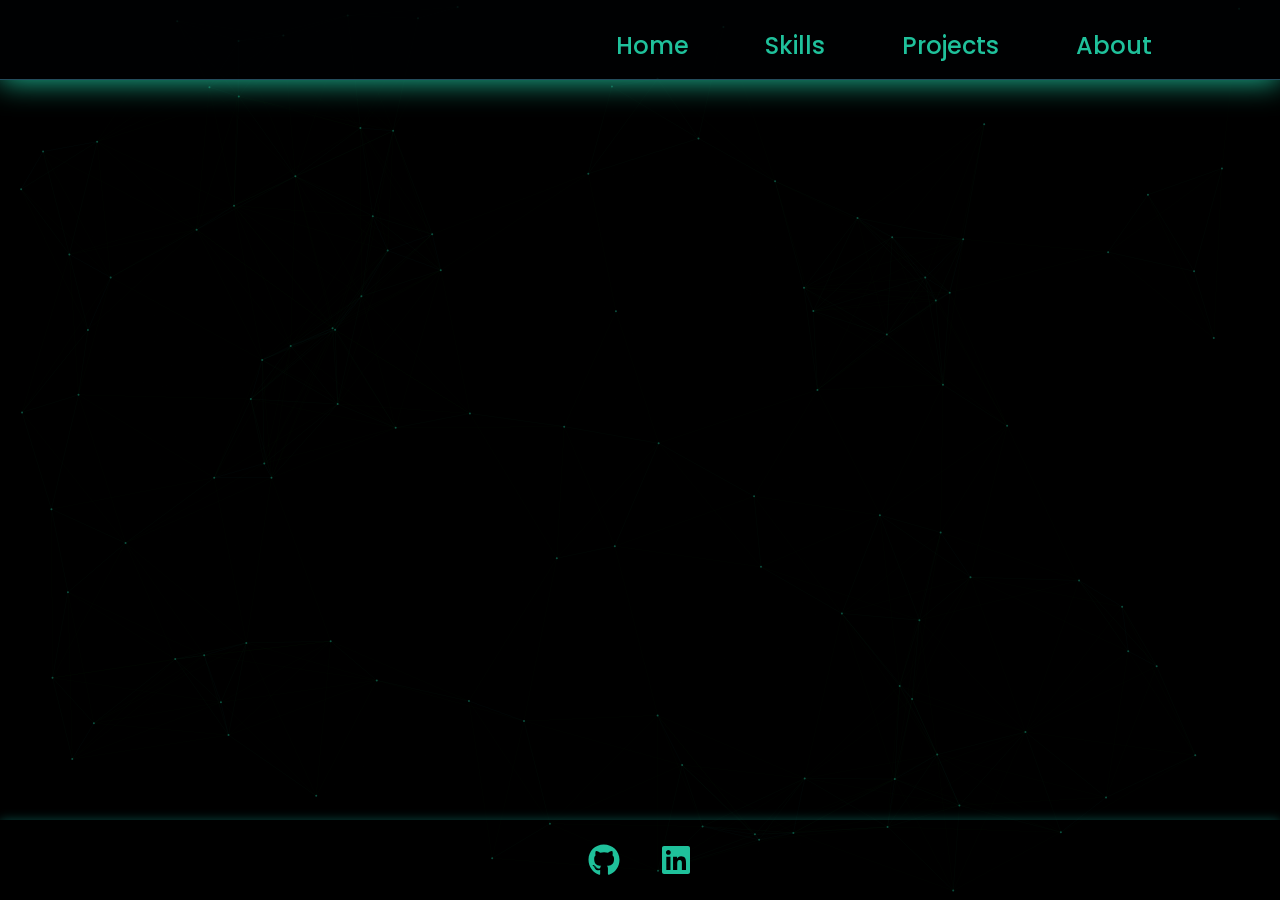
<file: index.html>
<!doctype html><html lang="en"><head><meta charset="utf-8"/><link rel="icon" href="/favicon.ico"/><meta name="viewport" content="width=device-width,initial-scale=1"/><meta name="theme-color" content="#000000"/><meta name="description" content="Web site created using create-react-app"/><link rel="apple-touch-icon" href="/logo192.png"/><link rel="manifest" href="/manifest.json"/><title>Federico's Portfolio</title><script defer="defer" src="/static/js/main.590dc79a.js"></script><link href="/static/css/main.23958ff9.css" rel="stylesheet"></head><body><noscript>You need to enable JavaScript to run this app.</noscript><div id="root"></div></body></html>
</file>
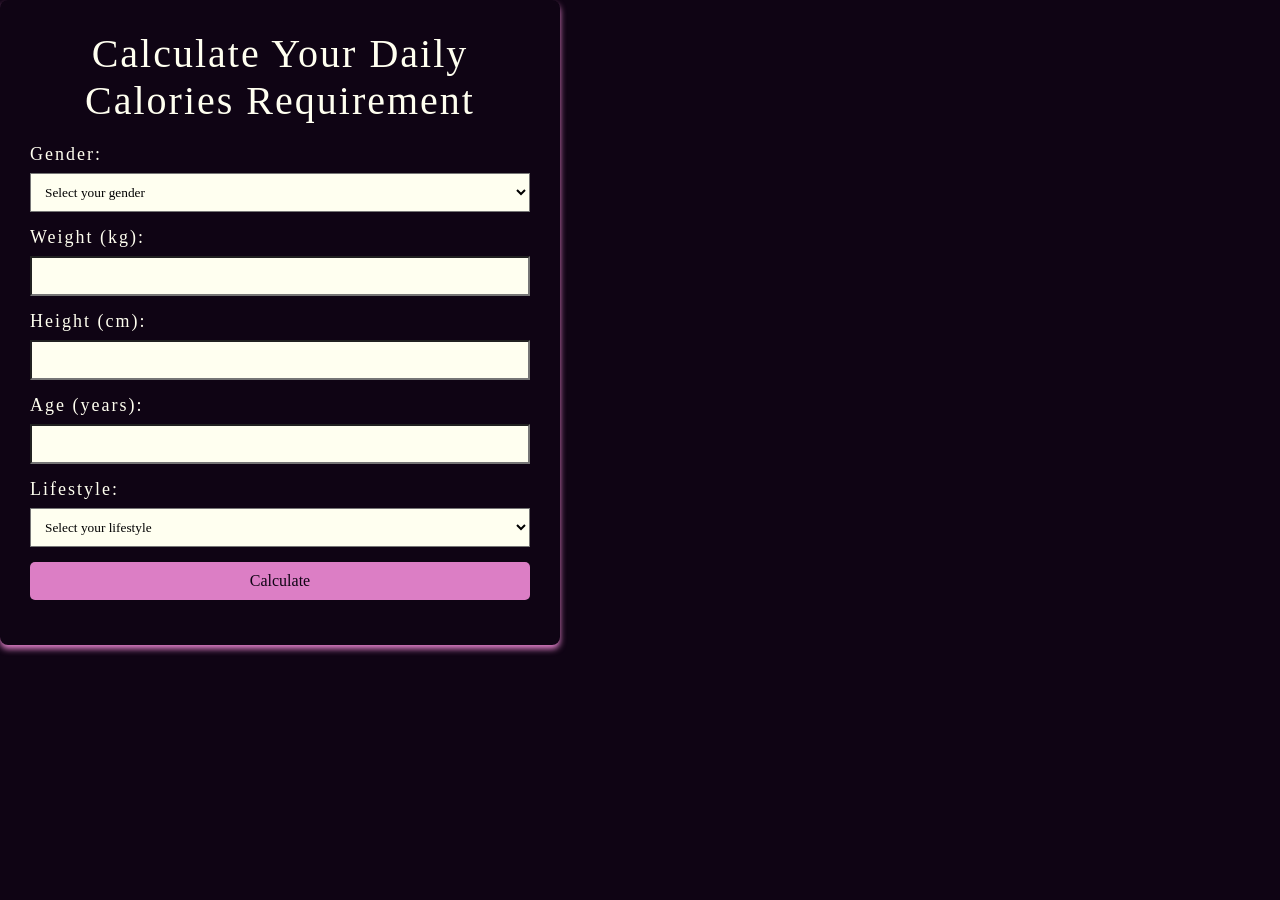
<file: CaloriesCalculator/index.html>
<!DOCTYPE html>
<html lang="en">
<head>
    <meta charset="UTF-8">
    <meta name="viewport" content="width=device-width, initial-scale=1.0">
    <title>Calories Requirement Calculator</title>
    <link rel="stylesheet" href="style.css">
</head>
<body>
    <div class="container">
        <h1>Calculate Your Daily Calories Requirement</h1>
        
        <form id="form">
            <label for="gender">Gender:</label>
            <select id="gender">
                <option value="">Select your gender</option>
                <option value="male">Male</option>
                <option value="female">Female</option>
            </select>
            <div id="gender-message" class="message hidden">Please select your gender.</div>
            
            <label for="weight">Weight (kg):</label>
            <input type="number" id="weight" required>
            
            <label for="height">Height (cm):</label>
            <input type="number" id="height" required>
            
            <label for="age">Age (years):</label>
            <input type="number" id="age" required>
            
            <label for="lifestyle">Lifestyle:</label>
            <select id="lifestyle">
                <option value="">Select your lifestyle</option>
                <option value="sedentary">Sedentary (little or no exercise)</option>
                <option value="light">Light (light exercise 1-3 days/week)</option>
                <option value="moderate">Moderate (moderate exercise 3-5 days/week)</option>
                <option value="active">Active (intense exercise 6-7 days/week)</option>
                <option value="very_active">Very Active (very intense physical activity)</option>
            </select>
            <div id="lifestyle-message" class="message hidden">Please select your lifestyle.</div>
            
            <button type="submit">Calculate</button>
        </form>

        <div id="result" class="hidden">
            <h2>Result:</h2>
            <p id="bmr">Your BMR: <span></span> kcal/day</p>
            <p id="totalCalories">Calories: <span></span> kcal/day</p>
            <p id="carbs">Carbs: <span></span>g/day</p>
            <p id="protein">Protein: <span></span>g/day</p>
            <p id="fat">Fat: <span></span>g/day</p>
            <p id="fiber">Fiber: <span></span>g/day</p>
        </div>
    </div>

    <script src="script.js"></script>
</body>
</html>
</file>
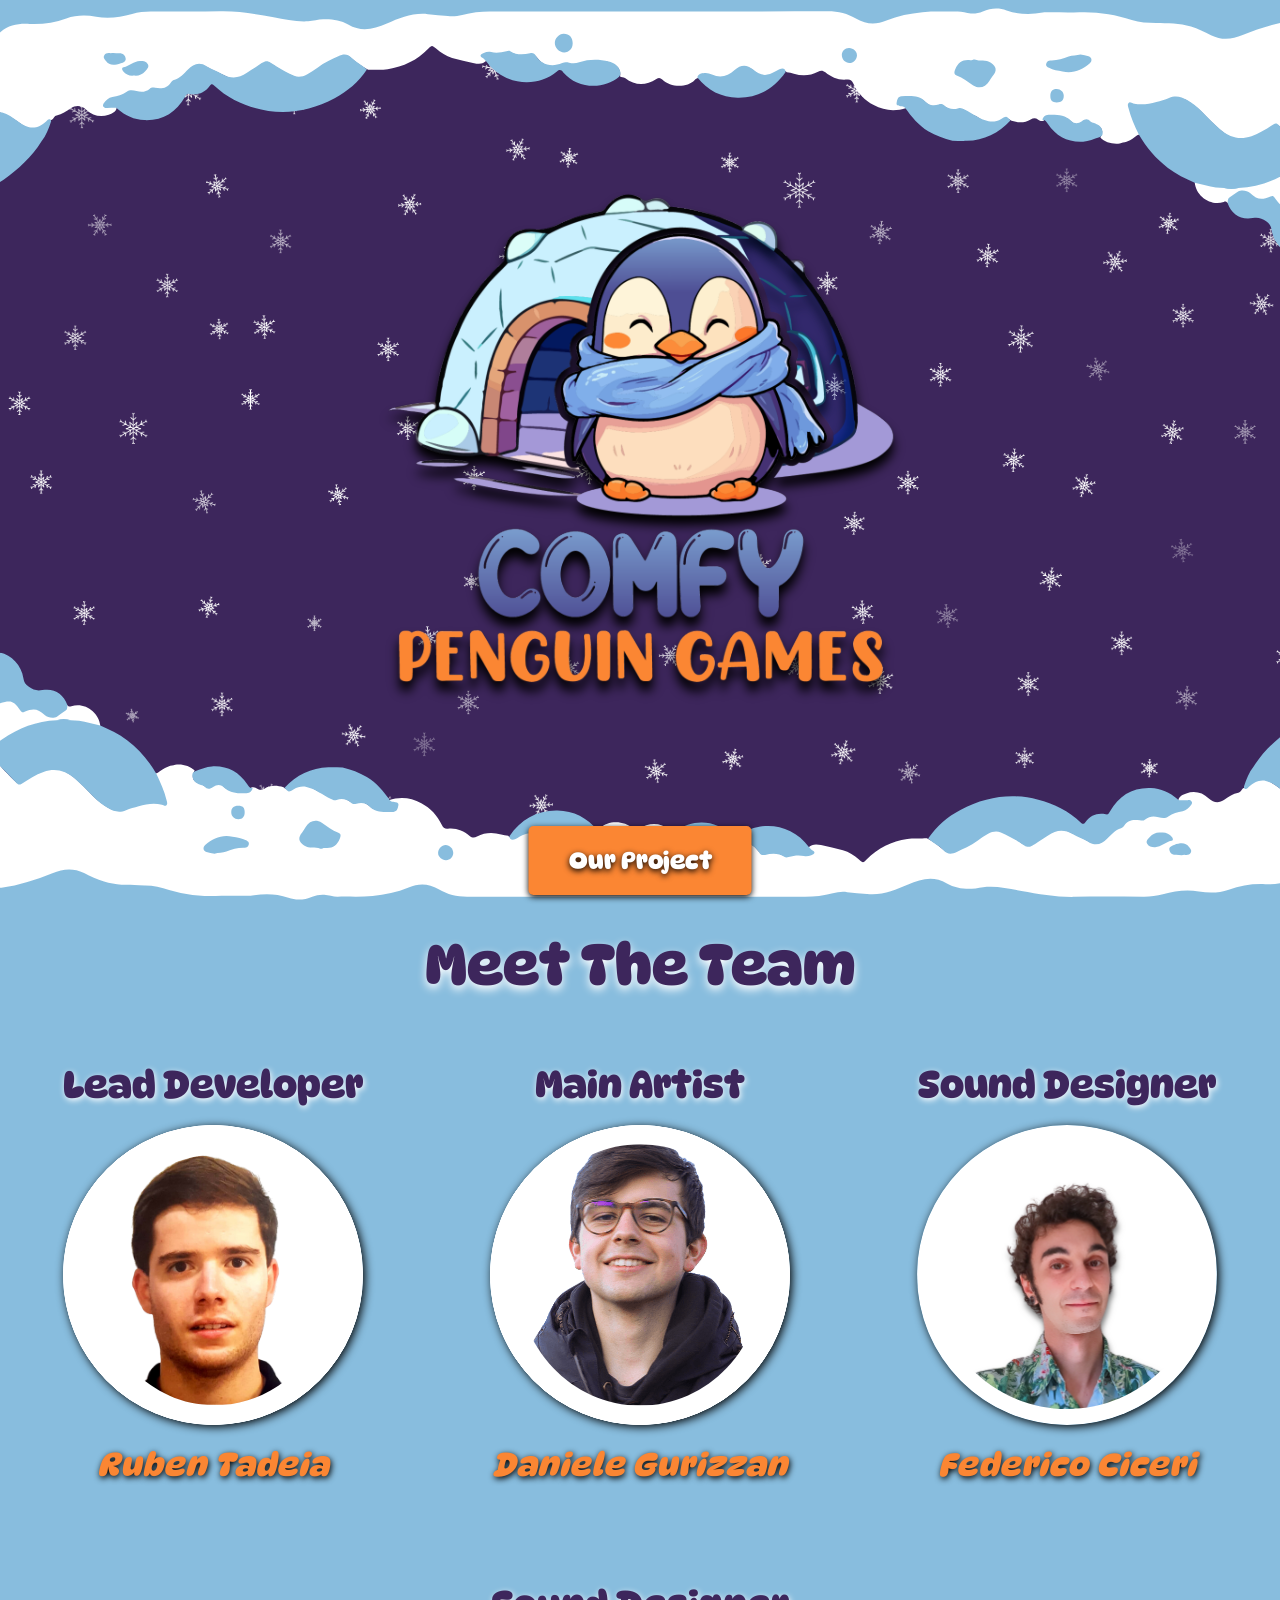
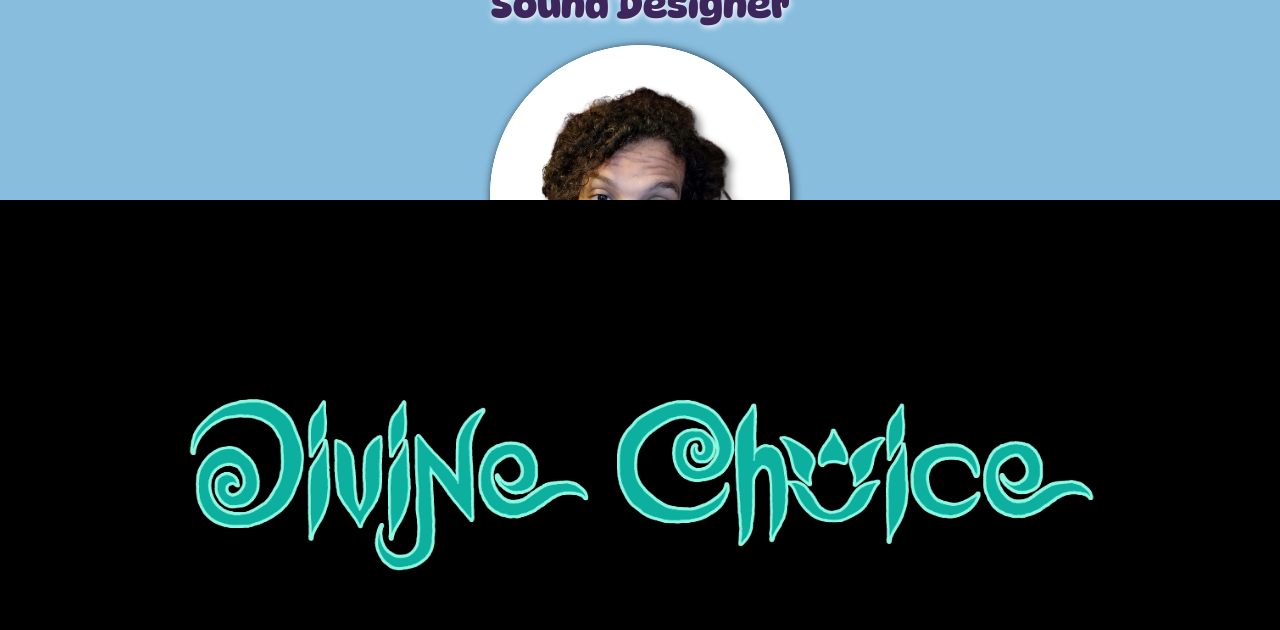
<file: Comfy_Site/index.html>
<!DOCTYPE html>
<html>
    <head>
        <link rel="preconnect" href="https://fonts.googleapis.com">
        <link rel="preconnect" href="https://fonts.gstatic.com" crossorigin>
        <link href="https://fonts.googleapis.com/css2?family=DynaPuff:wght@400..700&family=Poppins:ital,wght@0,100;0,200;0,300;0,400;0,500;0,600;0,700;0,800;0,900;1,100;1,200;1,300;1,400;1,500;1,600;1,700;1,800;1,900&display=swap" rel="stylesheet">
        <style>
        @import url('https://fonts.googleapis.com/css2?family=Poppins:ital,wght@0,100;0,200;0,300;0,400;0,500;0,600;0,700;0,800;0,900&display=swap');
        </style>
        <meta charset="UTF-8">
        <meta name="viewport" content="width=device-width, initial-scale=1.0">
        <meta name="author" content="Comfy Penguin Games">
        <title>Comfy Penguin Games</title>
        <link rel="stylesheet" href="assets/style.css">
    </head>
    <body>
        <div id="main-page">
            <div id="cover">
                <img id="head-bar" src="assets/snowBarHead.svg">
                <img id="logo" src="assets/comfy300x300.svg">
                <img id="bottom-bar" src="assets/snowBar.svg">
                <button id="goToSection2" class="btn">Our Project</button>
            </div>
            <div id="meet-box">
                <div id="meet">
                    <h2>Meet The Team</h2>
                </div>
            </div>
            <div id="team-section">
                <ul id="team-list">
                    <li class="list-elem">
                        <div class="member-box">
                            <div class="member-position-box">
                                <h3>Lead Developer</h3>
                            </div>
                            <div class="member-picture">
                                <img src="assets/ruben.svg">
                            </div>                                
                            <div class="member-name-l">
                                <a href="https://linktr.ee/elfpenguin" target="_blank" >Ruben Tadeia</a>
                            </div>
                        </div>
                    </li>
                    <li class="list-elem">
                        <div class="member-box">
                            <div class="member-position-box">
                                <h3>Main Artist</h3>
                            </div>
                            <div class="member-picture">
                                <img src="assets/daniele.svg">
                            </div>                                
                            <div class="member-name-l">
                                <a href="https://gurenberg.itch.io/" target="_blank" >Daniele Gurizzan</a>
                            </div>
                        </div>
                    </li>
                    <li class="list-elem">
                        <div class="member-box">
                            <div class="member-position-box">
                                <h3>Sound Designer</h3>
                            </div>
                            <div class="member-picture">
                                <img src="assets/federico.svg">
                            </div>                                
                            <div class="member-name-r">
                                <a href="https://linktr.ee/FedericoCiceri" target="_blank" >Federico Ciceri</a>
                            </div>
                        </div>
                    </li>
                    <li class="list-elem">
                        <div class="member-box">
                            <div class="member-position-box">
                                <h3>Sound Designer</h3>
                            </div>
                            <div class="member-picture">
                                <img src="assets/lorenzo.svg">
                            </div>                                
                            <div class="member-name-r">
                                <a href="https://soundsreal.itch.io/" target="_blank" >Lorenzo Lauria</a>
                            </div>
                        </div>
                    </li>
                </ul>
                <div>
                </div>
            </div>
        </div>
        <div id="divine-choice-page" class="section">
            <div id="divine-choice-logo">
                <img src="assets/Logo Divine Choice.svg">
            </div>
            <div id="animated-sprite">
                <img src="assets/Player_walk.gif">
            </div>
            <div id="description">
                <p>Divine Choice is a 2D action roguelite adventure where you step into a role of cosmic importance, wielding the power of both divine grace and infernal wrath. Your decisions, whether to vanquish your foes with deadly weaponry or to spare them, shape not just your arsenal and rewards, but the very world around you and the unfolding narrative. This dualistic approach creates a dynamic and responsive environment, turning each choice into a pivot between salvation and destruction, making every playthrough a unique exploration of morality and consequence.</p>
            </div>
            <div id="control-bar">
                <input class="slider" type="range" min="0" max="100" value="50"> 
            </div>
            <div id="art-section">    
                <div id="art-box1">
                    <img src="assets/art1.svg" width="70%">
                </div>     
                <div id="art-box2">
                    <img src="assets/art2.svg" width="25%">
                </div>
            </div>    
            <button id="goToHome">X</button>
        </div>
        <footer id="footer">
            <div id="footer-box">
                <div id="itch-logo">
                    <a href="https://comfy-penguin-games.itch.io/" target="_blank"><img src="assets/itch-io.svg"></a>
                </div>
            </div>
        </footer>
        <script src="script.js"></script>
    </body>
</html>
</file>
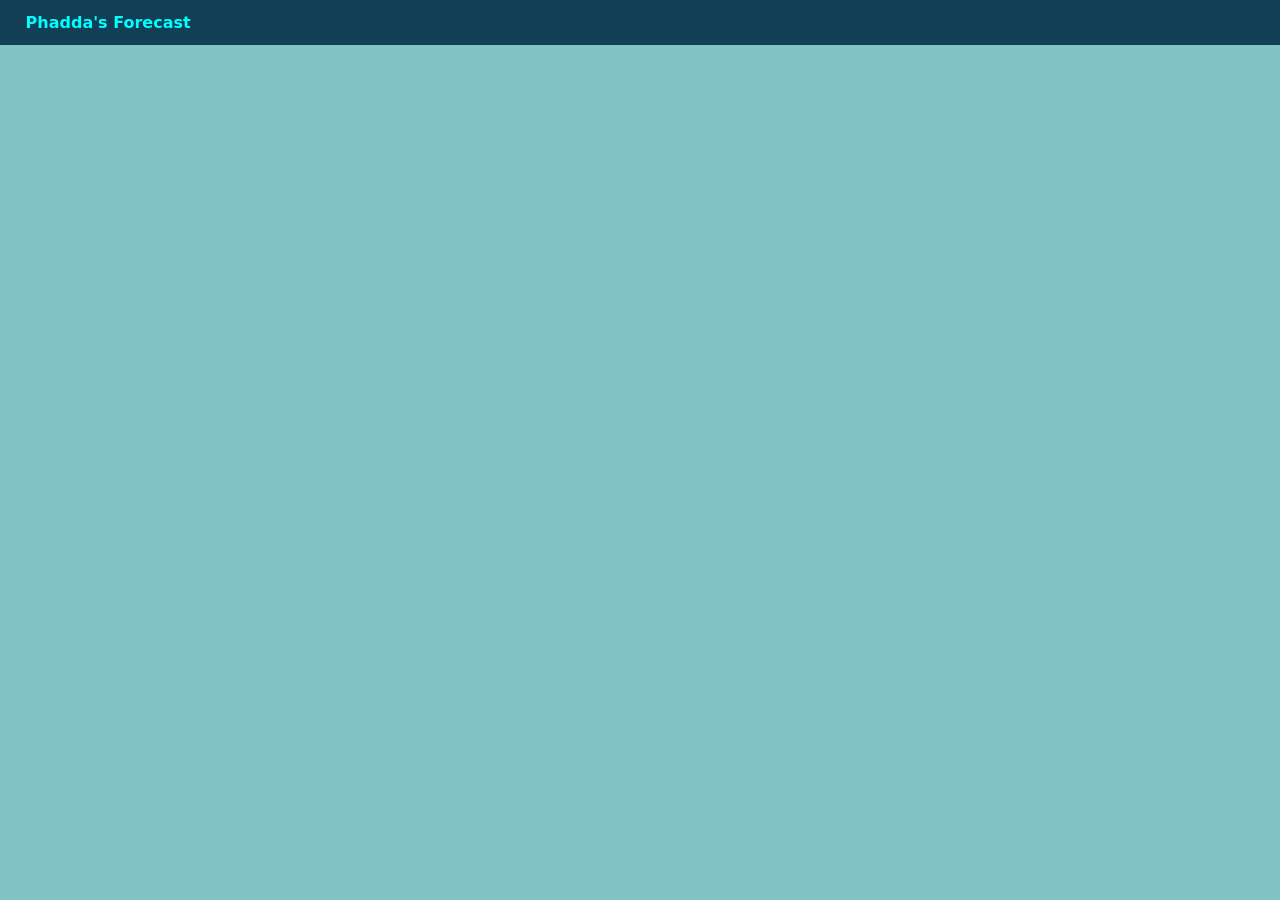
<file: forecast/index.html>
<!doctype html>
<html lang="en">
  <head>
    <meta charset="UTF-8" />
    <link rel="icon" type="image/svg+xml" href="/forecast/vite.svg" />
    <meta name="viewport" content="width=device-width, initial-scale=1.0" />
    <title>Phadda's forecast</title>
    <script type="module" crossorigin src="/forecast/assets/index-vTX3_lZj.js"></script>
    <link rel="stylesheet" crossorigin href="/forecast/assets/index-D33c3BdZ.css">
  </head>
  <body>
    <div id="root"></div>
  </body>
</html>
</file>
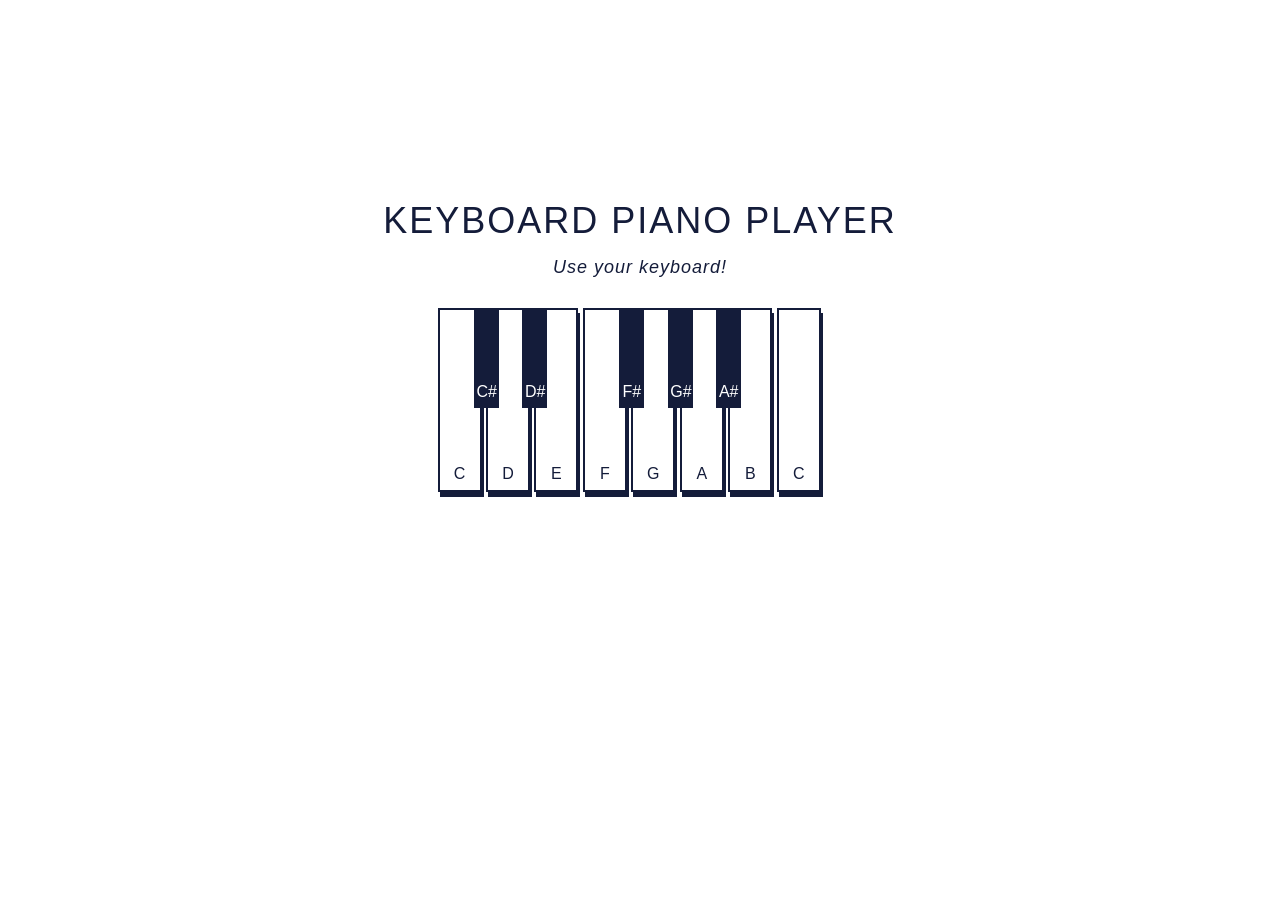
<file: keyboardPiano/index.html>
<!DOCTYPE html>
<html lang="en" >

<head>
  <meta charset="UTF-8">
  <link rel="stylesheet" href="style.css">
</head>

<body>
  <p class='title'>Keyboard Piano Player</p>
  <p id='demo'>Use your keyboard!</p>
  <section class="piano">
    <section id='c-key' class="key">
      <section class='keynote'>C</section>
    </section>
    <section id='c-sharp-key' class="black-key">
      <section class='black-keynote'>C#</section>
    </section>
    <section id='d-key' class="key">
      <section class='keynote'>D</section>
    </section>
    <section id='d-sharp-key' class="black-key">
      <section class='black-keynote'>D#</section>
    </section>
    <section id='e-key' class="key">
      <section class='keynote'>E</section>
    </section>
    <section id='f-key' class="key">
      <section class='keynote'>F</section>
    </section>
    <section id='f-sharp-key' class="black-key">
      <section class='black-keynote'>F#</section>
    </section>
    <section id='g-key' class="key">
      <section class='keynote'>G</section>
    </section>
    <section id='g-sharp-key' class="black-key">
      <section class='black-keynote'>G#</section>
    </section>
    <section id='a-key' class="key">
      <section class='keynote'>A</section>
    </section>
    <section id='a-sharp-key' class="black-key">
      <section class='black-keynote'>A#</section>
    </section>
    <section id='b-key' class="key">
      <section class='keynote'>B</section>
    </section>
    <section id='high-c-key' class="key">
      <div class='keynote'>C</div>
    </section>
  </section>
  <script  src="main.js"></script>
</body>
</html>
</file>
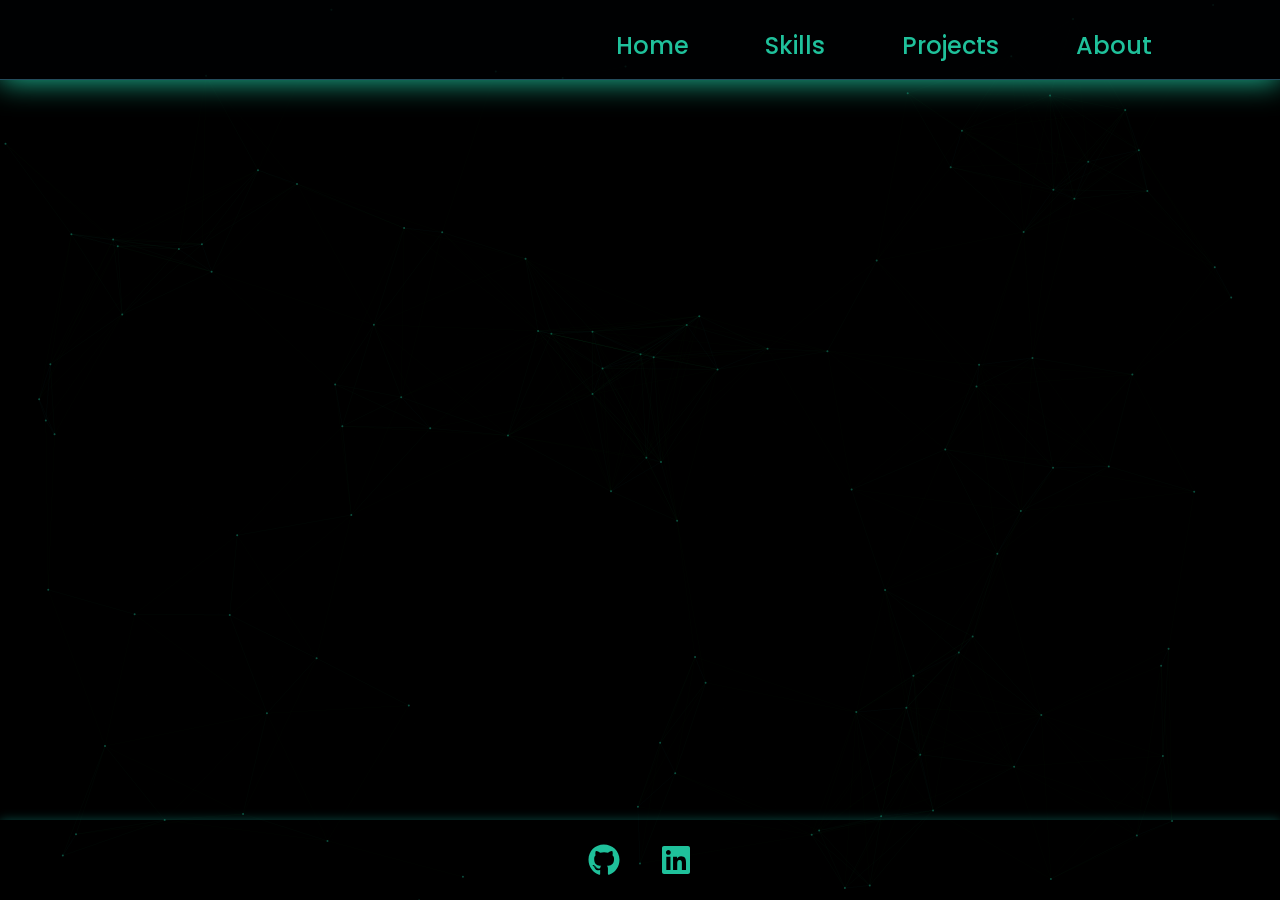
<file: my-portfolio/index.html>
<!doctype html><html lang="it"><head><meta charset="utf-8"><title>Portfolio</title><script>const route=location.pathname.replace(/^\/my-portfolio(?=\/|$)/, "")||"/";location.replace(route+location.search+location.hash);</script></head><body><a href="/">Vai al portfolio</a></body></html>
</file>
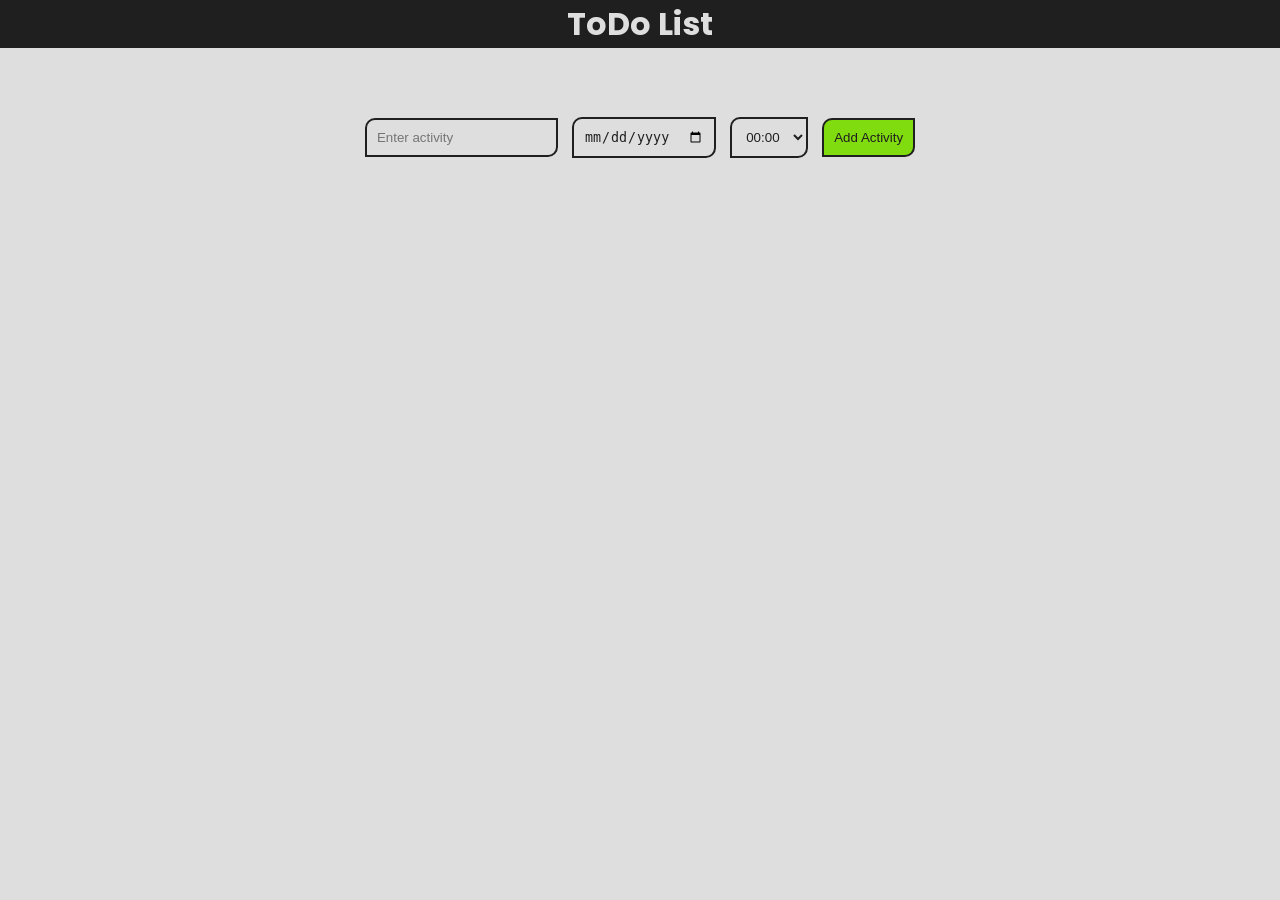
<file: Todo List/index.html>
<!DOCTYPE html>
<html lang="en">
<head>
  <meta charset="UTF-8">
  <meta name="viewport" content="width=device-width, initial-scale=1.0">
  <title>ToDo List</title>
  <link rel="stylesheet" href="style.css">
  <link href="https://fonts.googleapis.com/css2?family=Material+Symbols+Outlined" rel="stylesheet">
  <link rel="preconnect" href="https://fonts.googleapis.com">
  <link rel="preconnect" href="https://fonts.gstatic.com" crossorigin>
  <link href="https://fonts.googleapis.com/css2?family=Poppins:ital,wght@0,100;0,200;0,300;0,400;0,500;0,600;0,700;0,800;0,900;1,100;1,200;1,300;1,400;1,500;1,600;1,700;1,800;1,900&display=swap" rel="stylesheet">
</head>
<header>
  <div id="username-box"></div>
  <h1>ToDo List</h1>
</header>
<body>
  <div id="input-container">
    <input id="activity" class="input" type="text" placeholder="Enter activity" />
    <input id="day" class="input" type="date" />
    <select id="hour" class="input"></select>
    <button id="activity-button" class="input">Add Activity</button>
  </div>
  <table id="table">
    <tr>
      <th>Activity</th>
      <th>Day</th>
      <th>Hour</th>
      <th>Check</th>
      <th>Delete</th>
    </tr>  
  </table>

  <script src="./script.js"></script>
</body>
</html>
</file>
<file: static/css/main.23958ff9.css>
@import url(https://fonts.googleapis.com/css2?family=Poppins:wght@400;600;700&display=swap);:root{--black-color1:#020d11;--black-color2:#234c5c;--black-transparent:#000203c6;--white-color1:#c1f0e4;--white-color2:#8faea6;--main-txt-color:#17eebc;--main-txt-color1:#1fc19b;--main-txt-transparent:#1fc19b2b;--txt-color1:#8bc9b6;--soft-shadow-color:#1ac8b95a;--border-color:#9ff4e7;--main-font:"Poppins",sans-serif}*{box-sizing:border-box}body,html{background-color:initial;max-width:100%;overflow-x:hidden;width:100%}body{box-sizing:border-box;font-family:Poppins,sans-serif;font-family:var(--main-font);margin:0;padding:0}.resume-container{align-items:center;border-radius:50%;display:flex;height:9vw;justify-content:center;margin:auto 20% auto 10cqmin;transition:.6s;width:9vw}.resume-container:hover{box-shadow:0 0 30px var(--white-color1);transform:scale(.96)}.resume-sphere{align-content:center;background-color:initial;border-radius:50%;box-shadow:0 0 10px var(--main-txt-color);height:100%;justify-items:center;transition:.8s;width:100%}.resume-sphere:hover{background-color:var(--black-color1);cursor:pointer}.resume-text{color:var(--main-txt-color1);font-size:1.2vw;font-weight:600;transition:.6s}.resume-container:hover .resume-text{color:var(--main-txt-color);scale:1.15;text-shadow:1px 1px 100px var(--white-color1)}@media screen and (max-width:768px){.resume-container{height:20vw;margin:10cqmax auto auto;width:20vw}.resume-text{font-size:clamp(.5rem,2.5vw,3rem)}}.homepage{display:flex;height:90vh;margin:0!important;overflow:hidden;padding:0!important}.title-container{align-items:center;height:-webkit-fit-content;height:fit-content;letter-spacing:1.5px;margin:auto auto auto 5%}.title{background:linear-gradient(180deg,var(--main-txt-color) 60%,var(--black-color1) 100%);-webkit-background-clip:text;background-clip:text;font-size:clamp(2rem,4vw,6rem);margin:auto auto 0 18vw;width:-webkit-fit-content;width:fit-content}.federico,.title{-webkit-text-fill-color:#0000;color:#0000}.federico{background:linear-gradient(180deg,var(--white-color1) 60%,var(--black-color1) 100%);-webkit-background-clip:text;background-clip:text}.sub-title{-webkit-text-fill-color:#0000;animation:title-zoom 6s linear infinite;background:linear-gradient(180deg,var(--main-txt-color1) 70%,var(--black-color1) 100%);-webkit-background-clip:text;background-clip:text;color:#0000;font-size:clamp(1rem,2vw,2.5rem);margin-left:18vw;margin-top:0;width:-webkit-fit-content;width:fit-content}@media screen and (max-width:768px){.homepage{display:inline-block;width:100%}.title-container{display:inline-block;margin:35cqmax auto auto;width:100vw}.title{font-size:clamp(1.5rem,8vw,4.5rem)}.sub-title,.title{display:flex;margin:auto}.sub-title{font-size:clamp(.8rem,4vw,3rem)}}@font-face{font-family:swiper-icons;font-style:normal;font-weight:400;src:url("data:application/font-woff;charset=utf-8;base64, [base64]//wADZ2x5ZgAAAywAAADMAAAD2MHtryVoZWFkAAABbAAAADAAAAA2E2+eoWhoZWEAAAGcAAAAHwAAACQC9gDzaG10eAAAAigAAAAZAAAArgJkABFsb2NhAAAC0AAAAFoAAABaFQAUGG1heHAAAAG8AAAAHwAAACAAcABAbmFtZQAAA/gAAAE5AAACXvFdBwlwb3N0AAAFNAAAAGIAAACE5s74hXjaY2BkYGAAYpf5Hu/j+W2+MnAzMYDAzaX6QjD6/4//Bxj5GA8AuRwMYGkAPywL13jaY2BkYGA88P8Agx4j+/8fQDYfA1AEBWgDAIB2BOoAeNpjYGRgYNBh4GdgYgABEMnIABJzYNADCQAACWgAsQB42mNgYfzCOIGBlYGB0YcxjYGBwR1Kf2WQZGhhYGBiYGVmgAFGBiQQkOaawtDAoMBQxXjg/wEGPcYDDA4wNUA2CCgwsAAAO4EL6gAAeNpj2M0gyAACqxgGNWBkZ2D4/wMA+xkDdgAAAHjaY2BgYGaAYBkGRgYQiAHyGMF8FgYHIM3DwMHABGQrMOgyWDLEM1T9/w8UBfEMgLzE////P/5//f/V/xv+r4eaAAeMbAxwIUYmIMHEgKYAYjUcsDAwsLKxc3BycfPw8jEQA/[base64]/uznmfPFBNODM2K7MTQ45YEAZqGP81AmGGcF3iPqOop0r1SPTaTbVkfUe4HXj97wYE+yNwWYxwWu4v1ugWHgo3S1XdZEVqWM7ET0cfnLGxWfkgR42o2PvWrDMBSFj/IHLaF0zKjRgdiVMwScNRAoWUoH78Y2icB/yIY09An6AH2Bdu/UB+yxopYshQiEvnvu0dURgDt8QeC8PDw7Fpji3fEA4z/PEJ6YOB5hKh4dj3EvXhxPqH/SKUY3rJ7srZ4FZnh1PMAtPhwP6fl2PMJMPDgeQ4rY8YT6Gzao0eAEA409DuggmTnFnOcSCiEiLMgxCiTI6Cq5DZUd3Qmp10vO0LaLTd2cjN4fOumlc7lUYbSQcZFkutRG7g6JKZKy0RmdLY680CDnEJ+UMkpFFe1RN7nxdVpXrC4aTtnaurOnYercZg2YVmLN/d/gczfEimrE/fs/bOuq29Zmn8tloORaXgZgGa78yO9/cnXm2BpaGvq25Dv9S4E9+5SIc9PqupJKhYFSSl47+Qcr1mYNAAAAeNptw0cKwkAAAMDZJA8Q7OUJvkLsPfZ6zFVERPy8qHh2YER+3i/BP83vIBLLySsoKimrqKqpa2hp6+jq6RsYGhmbmJqZSy0sraxtbO3sHRydnEMU4uR6yx7JJXveP7WrDycAAAAAAAH//wACeNpjYGRgYOABYhkgZgJCZgZNBkYGLQZtIJsFLMYAAAw3ALgAeNolizEKgDAQBCchRbC2sFER0YD6qVQiBCv/H9ezGI6Z5XBAw8CBK/m5iQQVauVbXLnOrMZv2oLdKFa8Pjuru2hJzGabmOSLzNMzvutpB3N42mNgZGBg4GKQYzBhYMxJLMlj4GBgAYow/P/PAJJhLM6sSoWKfWCAAwDAjgbRAAB42mNgYGBkAIIbCZo5IPrmUn0hGA0AO8EFTQAA")}:root{--swiper-theme-color:#007aff}:host{display:block;margin-left:auto;margin-right:auto;position:relative;z-index:1}.swiper{display:block;list-style:none;margin-left:auto;margin-right:auto;overflow:hidden;padding:0;position:relative;z-index:1}.swiper-vertical>.swiper-wrapper{flex-direction:column}.swiper-wrapper{box-sizing:initial;display:flex;height:100%;position:relative;transition-property:transform;transition-timing-function:ease;transition-timing-function:var(--swiper-wrapper-transition-timing-function,initial);width:100%;z-index:1}.swiper-android .swiper-slide,.swiper-ios .swiper-slide,.swiper-wrapper{transform:translateZ(0)}.swiper-horizontal{touch-action:pan-y}.swiper-vertical{touch-action:pan-x}.swiper-slide{display:block;flex-shrink:0;height:100%;position:relative;transition-property:transform;width:100%}.swiper-slide-invisible-blank{visibility:hidden}.swiper-autoheight,.swiper-autoheight .swiper-slide{height:auto}.swiper-autoheight .swiper-wrapper{align-items:flex-start;transition-property:transform,height}.swiper-backface-hidden .swiper-slide{-webkit-backface-visibility:hidden;backface-visibility:hidden;transform:translateZ(0)}.swiper-3d.swiper-css-mode .swiper-wrapper{perspective:1200px}.swiper-3d .swiper-wrapper{transform-style:preserve-3d}.swiper-3d{perspective:1200px}.swiper-3d .swiper-cube-shadow,.swiper-3d .swiper-slide{transform-style:preserve-3d}.swiper-css-mode>.swiper-wrapper{-ms-overflow-style:none;overflow:auto;scrollbar-width:none}.swiper-css-mode>.swiper-wrapper::-webkit-scrollbar{display:none}.swiper-css-mode>.swiper-wrapper>.swiper-slide{scroll-snap-align:start start}.swiper-css-mode.swiper-horizontal>.swiper-wrapper{scroll-snap-type:x mandatory}.swiper-css-mode.swiper-vertical>.swiper-wrapper{scroll-snap-type:y mandatory}.swiper-css-mode.swiper-free-mode>.swiper-wrapper{scroll-snap-type:none}.swiper-css-mode.swiper-free-mode>.swiper-wrapper>.swiper-slide{scroll-snap-align:none}.swiper-css-mode.swiper-centered>.swiper-wrapper:before{content:"";flex-shrink:0;order:9999}.swiper-css-mode.swiper-centered>.swiper-wrapper>.swiper-slide{scroll-snap-align:center center;scroll-snap-stop:always}.swiper-css-mode.swiper-centered.swiper-horizontal>.swiper-wrapper>.swiper-slide:first-child{-webkit-margin-start:var(--swiper-centered-offset-before);margin-inline-start:var(--swiper-centered-offset-before)}.swiper-css-mode.swiper-centered.swiper-horizontal>.swiper-wrapper:before{height:100%;min-height:1px;width:var(--swiper-centered-offset-after)}.swiper-css-mode.swiper-centered.swiper-vertical>.swiper-wrapper>.swiper-slide:first-child{-webkit-margin-before:var(--swiper-centered-offset-before);margin-block-start:var(--swiper-centered-offset-before)}.swiper-css-mode.swiper-centered.swiper-vertical>.swiper-wrapper:before{height:var(--swiper-centered-offset-after);min-width:1px;width:100%}.swiper-3d .swiper-slide-shadow,.swiper-3d .swiper-slide-shadow-bottom,.swiper-3d .swiper-slide-shadow-left,.swiper-3d .swiper-slide-shadow-right,.swiper-3d .swiper-slide-shadow-top{height:100%;left:0;pointer-events:none;position:absolute;top:0;width:100%;z-index:10}.swiper-3d .swiper-slide-shadow{background:#00000026}.swiper-3d .swiper-slide-shadow-left{background-image:linear-gradient(270deg,#00000080,#0000)}.swiper-3d .swiper-slide-shadow-right{background-image:linear-gradient(90deg,#00000080,#0000)}.swiper-3d .swiper-slide-shadow-top{background-image:linear-gradient(0deg,#00000080,#0000)}.swiper-3d .swiper-slide-shadow-bottom{background-image:linear-gradient(180deg,#00000080,#0000)}.swiper-lazy-preloader{border:4px solid #007aff;border:4px solid var(--swiper-preloader-color,var(--swiper-theme-color));border-radius:50%;border-top:4px solid #0000;box-sizing:border-box;height:42px;left:50%;margin-left:-21px;margin-top:-21px;position:absolute;top:50%;transform-origin:50%;width:42px;z-index:10}.swiper-watch-progress .swiper-slide-visible .swiper-lazy-preloader,.swiper:not(.swiper-watch-progress) .swiper-lazy-preloader{animation:swiper-preloader-spin 1s linear infinite}.swiper-lazy-preloader-white{--swiper-preloader-color:#fff}.swiper-lazy-preloader-black{--swiper-preloader-color:#000}@keyframes swiper-preloader-spin{0%{transform:rotate(0deg)}to{transform:rotate(1turn)}}.swiper-pagination{position:absolute;text-align:center;transform:translateZ(0);transition:opacity .3s;z-index:10}.swiper-pagination.swiper-pagination-hidden{opacity:0}.swiper-pagination-disabled>.swiper-pagination,.swiper-pagination.swiper-pagination-disabled{display:none!important}.swiper-horizontal>.swiper-pagination-bullets,.swiper-pagination-bullets.swiper-pagination-horizontal,.swiper-pagination-custom,.swiper-pagination-fraction{bottom:8px;bottom:var(--swiper-pagination-bottom,8px);left:0;top:auto;top:var(--swiper-pagination-top,auto);width:100%}.swiper-pagination-bullets-dynamic{font-size:0;overflow:hidden}.swiper-pagination-bullets-dynamic .swiper-pagination-bullet{position:relative;transform:scale(.33)}.swiper-pagination-bullets-dynamic .swiper-pagination-bullet-active,.swiper-pagination-bullets-dynamic .swiper-pagination-bullet-active-main{transform:scale(1)}.swiper-pagination-bullets-dynamic .swiper-pagination-bullet-active-prev{transform:scale(.66)}.swiper-pagination-bullets-dynamic .swiper-pagination-bullet-active-prev-prev{transform:scale(.33)}.swiper-pagination-bullets-dynamic .swiper-pagination-bullet-active-next{transform:scale(.66)}.swiper-pagination-bullets-dynamic .swiper-pagination-bullet-active-next-next{transform:scale(.33)}.swiper-pagination-bullet{background:#000;background:var(--swiper-pagination-bullet-inactive-color,#000);border-radius:50%;border-radius:var(--swiper-pagination-bullet-border-radius,50%);display:inline-block;height:8px;height:var(--swiper-pagination-bullet-height,var(--swiper-pagination-bullet-size,8px));opacity:.2;opacity:var(--swiper-pagination-bullet-inactive-opacity,.2);width:8px;width:var(--swiper-pagination-bullet-width,var(--swiper-pagination-bullet-size,8px))}button.swiper-pagination-bullet{-webkit-appearance:none;appearance:none;border:none;box-shadow:none;margin:0;padding:0}.swiper-pagination-clickable .swiper-pagination-bullet{cursor:pointer}.swiper-pagination-bullet:only-child{display:none!important}.swiper-pagination-bullet-active{background:var(--swiper-theme-color);background:var(--swiper-pagination-color,var(--swiper-theme-color));opacity:1;opacity:var(--swiper-pagination-bullet-opacity,1)}.swiper-pagination-vertical.swiper-pagination-bullets,.swiper-vertical>.swiper-pagination-bullets{left:auto;left:var(--swiper-pagination-left,auto);right:8px;right:var(--swiper-pagination-right,8px);top:50%;transform:translate3d(0,-50%,0)}.swiper-pagination-vertical.swiper-pagination-bullets .swiper-pagination-bullet,.swiper-vertical>.swiper-pagination-bullets .swiper-pagination-bullet{display:block;margin:6px 0;margin:var(--swiper-pagination-bullet-vertical-gap,6px) 0}.swiper-pagination-vertical.swiper-pagination-bullets.swiper-pagination-bullets-dynamic,.swiper-vertical>.swiper-pagination-bullets.swiper-pagination-bullets-dynamic{top:50%;transform:translateY(-50%);width:8px}.swiper-pagination-vertical.swiper-pagination-bullets.swiper-pagination-bullets-dynamic .swiper-pagination-bullet,.swiper-vertical>.swiper-pagination-bullets.swiper-pagination-bullets-dynamic .swiper-pagination-bullet{display:inline-block;transition:transform .2s,top .2s}.swiper-horizontal>.swiper-pagination-bullets .swiper-pagination-bullet,.swiper-pagination-horizontal.swiper-pagination-bullets .swiper-pagination-bullet{margin:0 4px;margin:0 var(--swiper-pagination-bullet-horizontal-gap,4px)}.swiper-horizontal>.swiper-pagination-bullets.swiper-pagination-bullets-dynamic,.swiper-pagination-horizontal.swiper-pagination-bullets.swiper-pagination-bullets-dynamic{left:50%;transform:translateX(-50%);white-space:nowrap}.swiper-horizontal>.swiper-pagination-bullets.swiper-pagination-bullets-dynamic .swiper-pagination-bullet,.swiper-pagination-horizontal.swiper-pagination-bullets.swiper-pagination-bullets-dynamic .swiper-pagination-bullet{transition:transform .2s,left .2s}.swiper-horizontal.swiper-rtl>.swiper-pagination-bullets-dynamic .swiper-pagination-bullet{transition:transform .2s,right .2s}.swiper-pagination-fraction{color:inherit;color:var(--swiper-pagination-fraction-color,inherit)}.swiper-pagination-progressbar{background:#00000040;background:var(--swiper-pagination-progressbar-bg-color,#00000040);position:absolute}.swiper-pagination-progressbar .swiper-pagination-progressbar-fill{background:var(--swiper-theme-color);background:var(--swiper-pagination-color,var(--swiper-theme-color));height:100%;left:0;position:absolute;top:0;transform:scale(0);transform-origin:left top;width:100%}.swiper-rtl .swiper-pagination-progressbar .swiper-pagination-progressbar-fill{transform-origin:right top}.swiper-horizontal>.swiper-pagination-progressbar,.swiper-pagination-progressbar.swiper-pagination-horizontal,.swiper-pagination-progressbar.swiper-pagination-vertical.swiper-pagination-progressbar-opposite,.swiper-vertical>.swiper-pagination-progressbar.swiper-pagination-progressbar-opposite{height:4px;height:var(--swiper-pagination-progressbar-size,4px);left:0;top:0;width:100%}.swiper-horizontal>.swiper-pagination-progressbar.swiper-pagination-progressbar-opposite,.swiper-pagination-progressbar.swiper-pagination-horizontal.swiper-pagination-progressbar-opposite,.swiper-pagination-progressbar.swiper-pagination-vertical,.swiper-vertical>.swiper-pagination-progressbar{height:100%;left:0;top:0;width:4px;width:var(--swiper-pagination-progressbar-size,4px)}.swiper-pagination-lock{display:none}:root{--swiper-navigation-size:44px}.swiper-button-next,.swiper-button-prev{align-items:center;color:var(--swiper-theme-color);color:var(--swiper-navigation-color,var(--swiper-theme-color));cursor:pointer;display:flex;height:44px;height:var(--swiper-navigation-size);justify-content:center;margin-top:-22px;margin-top:calc(0px - var(--swiper-navigation-size)/2);position:absolute;top:50%;top:var(--swiper-navigation-top-offset,50%);width:27px;width:calc(var(--swiper-navigation-size)/44*27);z-index:10}.swiper-button-next.swiper-button-disabled,.swiper-button-prev.swiper-button-disabled{cursor:auto;opacity:.35;pointer-events:none}.swiper-button-next.swiper-button-hidden,.swiper-button-prev.swiper-button-hidden{cursor:auto;opacity:0;pointer-events:none}.swiper-navigation-disabled .swiper-button-next,.swiper-navigation-disabled .swiper-button-prev{display:none!important}.swiper-button-next svg,.swiper-button-prev svg{height:100%;object-fit:contain;transform-origin:center;width:100%}.swiper-rtl .swiper-button-next svg,.swiper-rtl .swiper-button-prev svg{transform:rotate(180deg)}.swiper-button-prev,.swiper-rtl .swiper-button-next{left:10px;left:var(--swiper-navigation-sides-offset,10px);right:auto}.swiper-button-lock{display:none}.swiper-button-next:after,.swiper-button-prev:after{font-family:swiper-icons;font-size:44px;font-size:var(--swiper-navigation-size);font-variant:normal;letter-spacing:0;line-height:1;text-transform:none!important}.swiper-button-prev:after,.swiper-rtl .swiper-button-next:after{content:"prev"}.swiper-button-next,.swiper-rtl .swiper-button-prev{left:auto;right:10px;right:var(--swiper-navigation-sides-offset,10px)}.swiper-button-next:after,.swiper-rtl .swiper-button-prev:after{content:"next"}.skills-bar{display:flex;gap:5vw;height:20vh;justify-content:center;margin-top:25vh}.skill-icon{background:none;border:none;color:var(--main-txt-color1);cursor:pointer;font-size:calc(-6.85714px + 5.89286vw);transition:.4s;z-index:10}.skill-icon:hover{filter:drop-shadow(0 0 20px var(--white-color1))}.skill-icon.active{color:var(--white-color1);transform:scale(1.2)}.certificates-carousel{height:50vh;padding:0 0 2rem;width:60vw}.cert-card{align-items:center;background-color:initial;border-radius:8px;display:flex;flex-direction:column;margin-top:10%;transition:all .4s ease}.cert-card img{filter:drop-shadow(0 0 10px var(--txt-color1));height:auto;margin-bottom:.5rem;object-fit:contain;opacity:.3;transform:rotateY(180deg);transition:all .4s ease;width:40%}.cert-card p{color:var(--txt-color1);font-size:calc(8.57143px + 1.07143vw);font-weight:700}.cert-card.selected{transform:scale(1.25)!important}.cert-card.selected img{filter:drop-shadow(0 0 20px var(--txt-color1));opacity:.8;transform:rotateY(0deg)}@media screen and (max-width:768px){.skills-bar{margin-top:30vh}.skill-icon{font-size:10vw}.certificates-carousel{width:80vw}.cert-card{padding-top:3vh}.cert-card img{width:100%}.cert-card.selected img{filter:drop-shadow(0 0 10px var(--txt-color1));opacity:.9;transform:rotateY(0deg)}}.projects-title{color:var(--txt-color1);display:flex;font-size:clamp(1rem,2vw,2.5rem);margin:10rem auto auto;width:-webkit-fit-content;width:fit-content}.projects-grid{grid-gap:1rem;display:grid;gap:1rem;grid-template-columns:repeat(auto-fit,minmax(250px,1fr));list-style:none;margin:25vh auto;max-width:1000px;padding:0}.projects-grid li{border:2px solid var(--black-color2);border-radius:8px;box-shadow:0 4px 10px #0003;overflow:hidden;transition:.2s}.projects-grid li:hover{border:2px solid var(--white-color1);box-shadow:2px 2px 20px #fff;transform:scale(1.05)}.projects-grid img{display:block;height:auto;opacity:.7;transition:.6s ease;width:100%}.projects-grid img:hover{opacity:1}@media screen and (max-width:768px){.projects-grid{margin-top:30vh}.projects-grid li{margin:auto;width:80%}}.about-container{overflow:hidden}.about-title{margin:20vh auto 4vh;text-align:left;width:70vw}.about-description,.about-title{color:var(--white-color1);display:flex}.about-description{font-size:calc(8.57143px + 1.07143vw);font-weight:400;margin:auto;text-align:justify;width:60vw}@media screen and (max-width:768px){.about-description{margin:auto}}.federico-container{bottom:9vh;position:fixed;right:5vw}.federico-photo{width:15vw}@media screen and (max-width:768px){.federico-photo{width:28vw}}.header-desktop{align-content:center;background-color:var(--black-transparent);border-bottom:1px solid var(--black-color2);box-shadow:0 1px 10px var(--soft-shadow-color);height:80px;position:fixed;top:0;transition:.3s ease-in-out;width:100%;z-index:1000}.header-desktop.hide{transform:translateY(-100%)}.header-desktop.show{box-shadow:0 1px 30px var(--main-txt-color1);transform:translateY(0)}.header-desktop .list{align-items:center;display:flex;font-size:clamp(.5rem,2.5vw,1.5rem);gap:6vw;height:10vh;justify-content:flex-end;list-style:none;margin:auto;padding-right:10vw}.header-desktop .item{color:var(--main-txt-color1);cursor:pointer;font-weight:500;transition:.4s}.item:hover{animation:header-items .4s;color:var(--main-txt-color);text-shadow:0 0 10px var(--white-color2)}.list a{color:inherit;text-decoration:none}.item.active a{color:var(--white-color1);text-shadow:0 0 10px var(--main-txt-color1)}@keyframes header-items{0%{transform:rotate(0)}33%{transform:rotate(3deg)}66%{transform:rotate(-3deg)}99%{transform:rotate(0deg)}}.mobile-header{background-color:initial;display:flex;flex-direction:column;position:fixed;top:5vw;transition:.2s ease;width:40vw}.mobile-header.open{max-height:400px;opacity:1}.menu-icon{cursor:pointer;display:flex;flex-direction:column;height:22px;justify-content:space-between;margin:4vw;position:absolute;right:2px;top:0;width:30px;z-index:1001}.menu-icon span{background:var(--main-txt-color1);border-radius:2px;height:4px;transition:all .3s ease}.menu-icon.open{color:var(--white1-color)}.menu-icon span:nth-child(2){transition:.6s}.menu-icon.open span:first-child{transform:rotate(45deg) translateY(10px) translateX(5px)}.menu-icon.open span:nth-child(2){opacity:0;scale:0;transform:rotate(90deg)}.menu-icon.open span:nth-child(3){transform:rotate(-45deg) translateY(-8px) translateX(2px)}.mobile-list{display:flex;flex-direction:column;gap:1rem;list-style:none;margin-left:1vw;padding:1rem 2rem;width:200px}.mobile-item{border-bottom:1px solid var(--border-color);color:var(--main-txt-color1);cursor:pointer;font-size:1.2rem;font-weight:500;height:25px;transform:translateX(-130%);transition:.5s;transition-delay:0s,0s;transition-duration:.3s,.3s;transition-property:transform,color;transition-timing-function:ease,ease;z-index:20}.mobile-item:hover{color:var(--white-color1)}.mobile-header.open .mobile-item{opacity:1;transform:translateX(0)}.underline-animated:after{background-color:var(--main-txt-color);bottom:-2px;content:"";height:2px;left:0;position:absolute;transform:scaleX(0);transform-origin:left;transition:transform .3s ease;width:100%}.underline-animated:hover:after{transform:scaleX(1)}.mobile-list a{color:inherit;display:block;text-decoration:none;z-index:20}.mobile-item.active{color:var(--white-color1);text-shadow:0 0 10px var(--main-txt-color)}.underline-animated.active:after{transform:scaleX(1)}.mobile-header.open li:first-child{transition-delay:0s,0s}.mobile-header li:nth-child(2){transition-delay:.2s,0s}.mobile-header li:nth-child(3){transition-delay:.4s,0s}.mobile-header li:nth-child(4){transition-delay:.6s,0s}.footer{bottom:0;box-shadow:0 0 10px var(--soft-shadow-color);height:80px;position:fixed;width:100%;z-index:100}.footer,.icons-container{align-items:center;display:flex;justify-content:center}.icons-container{gap:1.5rem}.footer a{align-items:center;color:var(--main-txt-color1);display:flex;justify-content:center;padding:.5rem}.footer a:hover{animation:header-items .4s;color:var(--main-txt-color)}
/*# sourceMappingURL=main.23958ff9.css.map*/
</file>
<file: CaloriesCalculator/style.css>
* {
    margin: 0;
    padding: 0;
}

body {
    background-color: #0F0414;
    font-family: Copperplate, Fantasy;
    letter-spacing: 2px;
    font-size: 30px;
    display: block;
    float: center;
    justify-content: center;
    align-items: center;
    justify-self: center;
    height: 90vh;
    font-weight: 300;
}

.container {
    background-color: #0F0414;
    padding: 30px;
    border-radius: 8px;
    box-shadow: 0 4px 6px #DC7EC5;
    width: 100%;
    max-width: 500px;
    font-size: 20px;
}

h1 {
    text-align: center;
    margin-bottom: 20px;
    color: ivory;
    font-weight: 300;
}

h2 {
  font-weight: 100;
  text-decoration: underline;
  margin-bottom: 20px;
}

form {
    color: ivory;
    font-weight: 100;
    display: flex;
    flex-direction: column;
}

label {
    margin-bottom: 8px;
    font-size: 18px;
}

input, select, button {
    background-color: ivory;
    padding: 10px;
    margin-bottom: 15px;
    font-family: Copperplate, Fantasy;
}

button {
    background-color: #DC7EC5;
    color: #0F0414;
    border: none;
    cursor: pointer;
    font-size: 16px;
    border-radius: 5px;
}

button:hover {
    background-color: #DC8FC5;
}


#result {
    color: ivory;
    text-align: left;
}

span {
  color: #DC7EC5;
}


.message {
    color: red;
    font-size: 19px;
    margin-top: 5px;
    margin-bottom: 5px;
    font-weight: 100;

}

.hidden {
  display: none;
}


@media(max-width: 768px) {

    .container {
        max-width: fit-content;
    }

}
</file>
<file: Comfy_Site/assets/style.css>
:root {
    --orange: #fb8633;
    --purple: #3D265C;
    --light-blue: #88bdde;
    --light-divine: #91f7e3;
    --dark-divine: #0daf9f;
}


* {
    color: #f5893e;
    background-color: var(--purple);
    margin: 0px;
    padding: 0px;
    font-family: "DynaPuff", system-ui;
    max-width: 100%;
}

html, body {
    margin: 0;
    padding: 0;
}

body {
    line-height: 0;
}


/*########### Main cover ##########*/
#main-page {
    display: flex;
    flex-direction: column;
    min-height: 100vh;
    cursor: url('https://img.itch.zone/aW1nLzE4NzY3MjUxLnBuZw==/original/6oxHO1.png'), auto;
    transition: .6s;
}

.hide-main-page {
    display: none;
}


#cover {
    background-image: url("Snowshuge.png");
    background-size: cover;
    background-position: center;
    background-repeat: repeat;
    background-size: repeat;
    animation: background_movement 80s infinite;
    animation-timing-function: linear;
    position: relative;
    width: 100%;
    height: 100%;
    min-height: 100vh;
    box-sizing: border-box;
}

@keyframes background_movement {
    from {
        background-position: 0px 0px;
    }

    to {
        background-position: -0px 3026px;
    }
}


#logo {
    position: absolute;
    background-color: transparent;
    top: 50%;
    left: 50%;
    transform: translate(-50%, -50%);
    width: 60vh;
}

#head-bar {
    position: absolute;
    top: 0;
    background-color: transparent;
}

#bottom-bar {
    position: absolute;
    bottom: 0;
    background-color: transparent; 
}

/*#################TEAM SECTION################*/

#meet-box {
    background-color: var(--light-blue);
    padding-top: 5px;
}

#meet {
    width: 100%;
    height: 80px;
    align-content:center;
    background-color: transparent;
    padding: 20px 0;
}


#meet h2 {
    margin: auto;
    color: var(--purple);
    width: fit-content;
    background-color: transparent;
    font-family: "DynaPuff", system-ui;
    text-shadow: 0 4px 10px white;
    font-size: 3.5em;
    
}

#team-section {
    align-content: center;
}

#team-list {
    display: flex;
    flex-wrap: wrap;
    background-color: var(--light-blue);
    padding-bottom: 100px;
    align-content: center;
}

.list-elem {
    background-color: transparent;
    flex-direction: column;
    display: inline;
    align-items: center;
    margin: auto;
    padding: 30px;
}

.member-position-box {
    background-color: transparent;
    text-shadow: 1px 2px 6px black;
    height: 60px;
    font-size: 2rem;
    align-content: center;
    text-align: center;
}

.member-position-box h3 {
    color: var(--purple);
    text-shadow: 1px 2px 6px white;
}

.member-box {
    background-color: transparent;
}

.member-picture {
    display: flex;
    background-color: transparent;
    border-radius: 50%;
    box-shadow: 2px 2px 10px black;
    margin: 10px 0;
}

.member-picture img {
    margin: auto;
    background-color: transparent;
    border-radius: 50%;
    transition: 0.8s;
}


.member-name-r, .member-name-l {
    background-color: var(--light-blue);
    height: fit-content;
    margin: 40px 0 50px 0;
    font-size: 2rem;
    align-content: center;
    text-align: center;
    font-style: italic;
    letter-spacing: 1px;
    transition: .4s;
}

.member-name-l:hover {
    transform: rotate(-3deg);
}

.member-name-r:hover {
    transform: rotate(3deg);
}


.member-name-l a, .member-name-r a {
    text-decoration: none;
    color: var(--orange);
    background-color: var(--light-blue);
    font-weight: bold;
    text-shadow: 1px 2px 6px black;
    transition: .4s;
}

.member-name-l a:hover, .member-name-r a:hover {
    color: white;
    cursor: url('https://img.itch.zone/aW1nLzE4NzY3MjUxLnBuZw==/original/6oxHO1.png'), auto;
    text-shadow: 3px 4px 12px black;
    transform: rotate(10deg);

}

.btn {
    position: absolute;
    bottom: 5px;
    left: 50%;
    transform: translateX(-50%);
    padding: 20px 40px;
    background-color: var(--orange);
    color: white;
    border: none;
    cursor: url('https://img.itch.zone/aW1nLzE4NzY3MjUxLnBuZw==/original/6oxHO1.png'), auto;
    font-size: 1.5rem;
    font-weight: bold;
    border-radius: 5px;
    box-shadow: 0px 2px 6px black;
    text-shadow: 0px 2px 6px black;
    transition: .4s;
}


.btn:hover {
    background-color: white;
    color: var(--orange);
    font-size: 1.6rem;
    box-shadow: 0px 8px 10px black;
}


.section {
    background-color: black;
    width: 100%;
    z-index: 10;
    height: fit-content;
    align-items: center;
    align-content: center;
    transition: top 1s ease-in-out;
    top: 200%;
    position: fixed;
}

.show-section2 {
    top: 0;
    position: absolute;
    transition: 1s;
}


/*############ DIVINE CHOICE #############*/

#divine-choice-page {
    cursor: url('https://img.itch.zone/aW1nLzE4NzQ5NDM0LnBuZw==/original/PbMQYt.png'), auto;
}

#divine-choice-logo {
    margin: auto;
    background-color: black;
    max-width: 80%;
    width: fit-content;
}

#divine-choice-logo img {
    animation: pulse 3s infinite;
    background-color: transparent;
}

#animated-sprite {
    width: fit-content;
    animation: walk 8s linear infinite;

}

#animated-sprite img {
    background-color: black;
}

#description {
    margin:  30px auto;
    font-size: 2rem;
    height: fit-content;
    line-height: normal;
    width: 80%;
    letter-spacing: 2px;
    word-spacing: 8px;
}

#description p {
    background-color: black;
    color: white;
}

#art-section {
    background-image: url(https://img.itch.zone/aW1nLzE4NzUyMjI5LnBuZw==/original/2RMw%2Fq.png);
    padding-top: 8%;
    background-size: cover;
    background-repeat: no-repeat;
    max-width: 100%;
    min-height: 100%;
}

#art-box1 {
    display: flex;
    width: 80%;
    background-color: transparent;
    padding: 0;
    margin: 30px auto;
}

#art-box1 img {
    border-radius: 25px;
    border: 8px solid var(--light-divine);
    border-bottom: 8px solid var(--dark-divine);
    box-shadow: 0px 3px 6px black;
    margin: auto;
    padding: 0;
}

#art-box2 {
    display: flex;
    background-color: transparent;
}

#art-box2 img {
    margin: auto;
    margin-bottom: 100px;
    border-radius: 25px;
    border: 8px solid var(--light-divine);
    border-bottom: 8px solid var(--dark-divine);
}

#goToHome {
    background-color: transparent;
    cursor: url('https://img.itch.zone/aW1nLzE4NzQ5NDM0LnBuZw==/original/PbMQYt.png'), auto;
}


.show-btn2 {
    visibility: visible;
    position: fixed;
    top: 20px; /* 20px dall'alto */
    left: 20px; /* 20px dal lato destro */
    font-size: 3rem;
    background-color: transparent;
    color: white;
    border: none;
    padding: 15px 25px;
    border-radius: 10px;
    z-index: 1000;
    cursor: pointer;
    text-align: center;
    transition: .6s;
}

.show-btn2:hover {
    color: var(--dark-divine);
    transform: rotate(180deg);
}



#control-bar {
    visibility: hidden;
    width: 80%;
    display: flex;
    height: 60px;
    margin: auto;
}

#control-bar input {
    margin: auto;
    width: 80%;
}

.slider {
    appearance: none; 
    width: 300px; 
    height: 25px; 
    background: #88bdde;
    outline: none;
    border-radius: 12px;
}

.slider::-webkit-slider-thumb {
    appearance: none;
    width: 20px;
    height: 20px;
    border-radius: 50%;
    background-image: url(Player_idle-export.gif);
    cursor: pointer;
  }


@keyframes pulse {
    0% {
        transform: scale(1);
    }

    50% {
        transform: scale(1.1);
    }

    100% {
        transform: scale(1);
    }
}


@keyframes walk {
    0% {
        transform: translateX(-100%);
    }


    100% {
        transform: translateX(100vw);
    }
}
/*################## FOOTER ##################*/

#footer {
    display: flex;
    height: 65px;
    bottom: 0;
    align-content: center;
    text-align: center;
}

#footer p {
    color: #ffffff;
    align-self: center;
    margin: auto;
}

#footer-box {
    display: flex;
    margin: auto;
    width: 20%;
}

#itch-logo {
    width: 15%;
    margin: auto;
    transition: .4s;
}

#itch-logo:hover {
    transform: scale(1.1);
}

/*################## MOBILE ##################*/
/*#############################################*/

@media screen and (max-width: 600px) {

    #meet {
        margin-top: 40px;
    }

    #logo {
        max-width: 70%;
    }

    #divine-choice-logo {
        margin-top: 40px;
    }

    #description p {
        font-size: .8rem;
        margin-top: 0;
    }

    #animated-sprite img {
        height: 40px;
    }

    #itch-logo {
        width: 35%
    }
}
</file>
<file: forecast/assets/index-D33c3BdZ.css>
@font-face{font-family:swiper-icons;src:url(data:application/font-woff;charset=utf-8;base64,\ [base64]//wADZ2x5ZgAAAywAAADMAAAD2MHtryVoZWFkAAABbAAAADAAAAA2E2+eoWhoZWEAAAGcAAAAHwAAACQC9gDzaG10eAAAAigAAAAZAAAArgJkABFsb2NhAAAC0AAAAFoAAABaFQAUGG1heHAAAAG8AAAAHwAAACAAcABAbmFtZQAAA/gAAAE5AAACXvFdBwlwb3N0AAAFNAAAAGIAAACE5s74hXjaY2BkYGAAYpf5Hu/j+W2+MnAzMYDAzaX6QjD6/4//Bxj5GA8AuRwMYGkAPywL13jaY2BkYGA88P8Agx4j+/8fQDYfA1AEBWgDAIB2BOoAeNpjYGRgYNBh4GdgYgABEMnIABJzYNADCQAACWgAsQB42mNgYfzCOIGBlYGB0YcxjYGBwR1Kf2WQZGhhYGBiYGVmgAFGBiQQkOaawtDAoMBQxXjg/wEGPcYDDA4wNUA2CCgwsAAAO4EL6gAAeNpj2M0gyAACqxgGNWBkZ2D4/wMA+xkDdgAAAHjaY2BgYGaAYBkGRgYQiAHyGMF8FgYHIM3DwMHABGQrMOgyWDLEM1T9/w8UBfEMgLzE////P/5//f/V/xv+r4eaAAeMbAxwIUYmIMHEgKYAYjUcsDAwsLKxc3BycfPw8jEQA/[base64]/uznmfPFBNODM2K7MTQ45YEAZqGP81AmGGcF3iPqOop0r1SPTaTbVkfUe4HXj97wYE+yNwWYxwWu4v1ugWHgo3S1XdZEVqWM7ET0cfnLGxWfkgR42o2PvWrDMBSFj/IHLaF0zKjRgdiVMwScNRAoWUoH78Y2icB/yIY09An6AH2Bdu/UB+yxopYshQiEvnvu0dURgDt8QeC8PDw7Fpji3fEA4z/PEJ6YOB5hKh4dj3EvXhxPqH/SKUY3rJ7srZ4FZnh1PMAtPhwP6fl2PMJMPDgeQ4rY8YT6Gzao0eAEA409DuggmTnFnOcSCiEiLMgxCiTI6Cq5DZUd3Qmp10vO0LaLTd2cjN4fOumlc7lUYbSQcZFkutRG7g6JKZKy0RmdLY680CDnEJ+UMkpFFe1RN7nxdVpXrC4aTtnaurOnYercZg2YVmLN/d/gczfEimrE/fs/bOuq29Zmn8tloORaXgZgGa78yO9/cnXm2BpaGvq25Dv9S4E9+5SIc9PqupJKhYFSSl47+Qcr1mYNAAAAeNptw0cKwkAAAMDZJA8Q7OUJvkLsPfZ6zFVERPy8qHh2YER+3i/BP83vIBLLySsoKimrqKqpa2hp6+jq6RsYGhmbmJqZSy0sraxtbO3sHRydnEMU4uR6yx7JJXveP7WrDycAAAAAAAH//wACeNpjYGRgYOABYhkgZgJCZgZNBkYGLQZtIJsFLMYAAAw3ALgAeNolizEKgDAQBCchRbC2sFER0YD6qVQiBCv/H9ezGI6Z5XBAw8CBK/m5iQQVauVbXLnOrMZv2oLdKFa8Pjuru2hJzGabmOSLzNMzvutpB3N42mNgZGBg4GKQYzBhYMxJLMlj4GBgAYow/P/PAJJhLM6sSoWKfWCAAwDAjgbRAAB42mNgYGBkAIIbCZo5IPrmUn0hGA0AO8EFTQAA);font-weight:400;font-style:normal}:root{--swiper-theme-color: #007aff}:host{position:relative;display:block;margin-left:auto;margin-right:auto;z-index:1}.swiper{margin-left:auto;margin-right:auto;position:relative;overflow:hidden;list-style:none;padding:0;z-index:1;display:block}.swiper-vertical>.swiper-wrapper{flex-direction:column}.swiper-wrapper{position:relative;width:100%;height:100%;z-index:1;display:flex;transition-property:transform;transition-timing-function:var(--swiper-wrapper-transition-timing-function, initial);box-sizing:content-box}.swiper-android .swiper-slide,.swiper-ios .swiper-slide,.swiper-wrapper{transform:translateZ(0)}.swiper-horizontal{touch-action:pan-y}.swiper-vertical{touch-action:pan-x}.swiper-slide{flex-shrink:0;width:100%;height:100%;position:relative;transition-property:transform;display:block}.swiper-slide-invisible-blank{visibility:hidden}.swiper-autoheight,.swiper-autoheight .swiper-slide{height:auto}.swiper-autoheight .swiper-wrapper{align-items:flex-start;transition-property:transform,height}.swiper-backface-hidden .swiper-slide{transform:translateZ(0);-webkit-backface-visibility:hidden;backface-visibility:hidden}.swiper-3d.swiper-css-mode .swiper-wrapper{perspective:1200px}.swiper-3d .swiper-wrapper{transform-style:preserve-3d}.swiper-3d{perspective:1200px}.swiper-3d .swiper-slide,.swiper-3d .swiper-cube-shadow{transform-style:preserve-3d}.swiper-css-mode>.swiper-wrapper{overflow:auto;scrollbar-width:none;-ms-overflow-style:none}.swiper-css-mode>.swiper-wrapper::-webkit-scrollbar{display:none}.swiper-css-mode>.swiper-wrapper>.swiper-slide{scroll-snap-align:start start}.swiper-css-mode.swiper-horizontal>.swiper-wrapper{scroll-snap-type:x mandatory}.swiper-css-mode.swiper-vertical>.swiper-wrapper{scroll-snap-type:y mandatory}.swiper-css-mode.swiper-free-mode>.swiper-wrapper{scroll-snap-type:none}.swiper-css-mode.swiper-free-mode>.swiper-wrapper>.swiper-slide{scroll-snap-align:none}.swiper-css-mode.swiper-centered>.swiper-wrapper:before{content:"";flex-shrink:0;order:9999}.swiper-css-mode.swiper-centered>.swiper-wrapper>.swiper-slide{scroll-snap-align:center center;scroll-snap-stop:always}.swiper-css-mode.swiper-centered.swiper-horizontal>.swiper-wrapper>.swiper-slide:first-child{margin-inline-start:var(--swiper-centered-offset-before)}.swiper-css-mode.swiper-centered.swiper-horizontal>.swiper-wrapper:before{height:100%;min-height:1px;width:var(--swiper-centered-offset-after)}.swiper-css-mode.swiper-centered.swiper-vertical>.swiper-wrapper>.swiper-slide:first-child{margin-block-start:var(--swiper-centered-offset-before)}.swiper-css-mode.swiper-centered.swiper-vertical>.swiper-wrapper:before{width:100%;min-width:1px;height:var(--swiper-centered-offset-after)}.swiper-3d .swiper-slide-shadow,.swiper-3d .swiper-slide-shadow-left,.swiper-3d .swiper-slide-shadow-right,.swiper-3d .swiper-slide-shadow-top,.swiper-3d .swiper-slide-shadow-bottom{position:absolute;left:0;top:0;width:100%;height:100%;pointer-events:none;z-index:10}.swiper-3d .swiper-slide-shadow{background:#00000026}.swiper-3d .swiper-slide-shadow-left{background-image:linear-gradient(to left,#00000080,#0000)}.swiper-3d .swiper-slide-shadow-right{background-image:linear-gradient(to right,#00000080,#0000)}.swiper-3d .swiper-slide-shadow-top{background-image:linear-gradient(to top,#00000080,#0000)}.swiper-3d .swiper-slide-shadow-bottom{background-image:linear-gradient(to bottom,#00000080,#0000)}.swiper-lazy-preloader{width:42px;height:42px;position:absolute;left:50%;top:50%;margin-left:-21px;margin-top:-21px;z-index:10;transform-origin:50%;box-sizing:border-box;border:4px solid var(--swiper-preloader-color, var(--swiper-theme-color));border-radius:50%;border-top-color:transparent}.swiper:not(.swiper-watch-progress) .swiper-lazy-preloader,.swiper-watch-progress .swiper-slide-visible .swiper-lazy-preloader{animation:swiper-preloader-spin 1s infinite linear}.swiper-lazy-preloader-white{--swiper-preloader-color: #fff}.swiper-lazy-preloader-black{--swiper-preloader-color: #000}@keyframes swiper-preloader-spin{0%{transform:rotate(0)}to{transform:rotate(360deg)}}.swiper-pagination{position:absolute;text-align:center;transition:.3s opacity;transform:translateZ(0);z-index:10}.swiper-pagination.swiper-pagination-hidden{opacity:0}.swiper-pagination-disabled>.swiper-pagination,.swiper-pagination.swiper-pagination-disabled{display:none!important}.swiper-pagination-fraction,.swiper-pagination-custom,.swiper-horizontal>.swiper-pagination-bullets,.swiper-pagination-bullets.swiper-pagination-horizontal{bottom:var(--swiper-pagination-bottom, 8px);top:var(--swiper-pagination-top, auto);left:0;width:100%}.swiper-pagination-bullets-dynamic{overflow:hidden;font-size:0}.swiper-pagination-bullets-dynamic .swiper-pagination-bullet{transform:scale(.33);position:relative}.swiper-pagination-bullets-dynamic .swiper-pagination-bullet-active,.swiper-pagination-bullets-dynamic .swiper-pagination-bullet-active-main{transform:scale(1)}.swiper-pagination-bullets-dynamic .swiper-pagination-bullet-active-prev{transform:scale(.66)}.swiper-pagination-bullets-dynamic .swiper-pagination-bullet-active-prev-prev{transform:scale(.33)}.swiper-pagination-bullets-dynamic .swiper-pagination-bullet-active-next{transform:scale(.66)}.swiper-pagination-bullets-dynamic .swiper-pagination-bullet-active-next-next{transform:scale(.33)}.swiper-pagination-bullet{width:var(--swiper-pagination-bullet-width, var(--swiper-pagination-bullet-size, 8px));height:var(--swiper-pagination-bullet-height, var(--swiper-pagination-bullet-size, 8px));display:inline-block;border-radius:var(--swiper-pagination-bullet-border-radius, 50%);background:var(--swiper-pagination-bullet-inactive-color, #000);opacity:var(--swiper-pagination-bullet-inactive-opacity, .2)}button.swiper-pagination-bullet{border:none;margin:0;padding:0;box-shadow:none;-webkit-appearance:none;appearance:none}.swiper-pagination-clickable .swiper-pagination-bullet{cursor:pointer}.swiper-pagination-bullet:only-child{display:none!important}.swiper-pagination-bullet-active{opacity:var(--swiper-pagination-bullet-opacity, 1);background:var(--swiper-pagination-color, var(--swiper-theme-color))}.swiper-vertical>.swiper-pagination-bullets,.swiper-pagination-vertical.swiper-pagination-bullets{right:var(--swiper-pagination-right, 8px);left:var(--swiper-pagination-left, auto);top:50%;transform:translate3d(0,-50%,0)}.swiper-vertical>.swiper-pagination-bullets .swiper-pagination-bullet,.swiper-pagination-vertical.swiper-pagination-bullets .swiper-pagination-bullet{margin:var(--swiper-pagination-bullet-vertical-gap, 6px) 0;display:block}.swiper-vertical>.swiper-pagination-bullets.swiper-pagination-bullets-dynamic,.swiper-pagination-vertical.swiper-pagination-bullets.swiper-pagination-bullets-dynamic{top:50%;transform:translateY(-50%);width:8px}.swiper-vertical>.swiper-pagination-bullets.swiper-pagination-bullets-dynamic .swiper-pagination-bullet,.swiper-pagination-vertical.swiper-pagination-bullets.swiper-pagination-bullets-dynamic .swiper-pagination-bullet{display:inline-block;transition:.2s transform,.2s top}.swiper-horizontal>.swiper-pagination-bullets .swiper-pagination-bullet,.swiper-pagination-horizontal.swiper-pagination-bullets .swiper-pagination-bullet{margin:0 var(--swiper-pagination-bullet-horizontal-gap, 4px)}.swiper-horizontal>.swiper-pagination-bullets.swiper-pagination-bullets-dynamic,.swiper-pagination-horizontal.swiper-pagination-bullets.swiper-pagination-bullets-dynamic{left:50%;transform:translate(-50%);white-space:nowrap}.swiper-horizontal>.swiper-pagination-bullets.swiper-pagination-bullets-dynamic .swiper-pagination-bullet,.swiper-pagination-horizontal.swiper-pagination-bullets.swiper-pagination-bullets-dynamic .swiper-pagination-bullet{transition:.2s transform,.2s left}.swiper-horizontal.swiper-rtl>.swiper-pagination-bullets-dynamic .swiper-pagination-bullet{transition:.2s transform,.2s right}.swiper-pagination-fraction{color:var(--swiper-pagination-fraction-color, inherit)}.swiper-pagination-progressbar{background:var(--swiper-pagination-progressbar-bg-color, rgba(0, 0, 0, .25));position:absolute}.swiper-pagination-progressbar .swiper-pagination-progressbar-fill{background:var(--swiper-pagination-color, var(--swiper-theme-color));position:absolute;left:0;top:0;width:100%;height:100%;transform:scale(0);transform-origin:left top}.swiper-rtl .swiper-pagination-progressbar .swiper-pagination-progressbar-fill{transform-origin:right top}.swiper-horizontal>.swiper-pagination-progressbar,.swiper-pagination-progressbar.swiper-pagination-horizontal,.swiper-vertical>.swiper-pagination-progressbar.swiper-pagination-progressbar-opposite,.swiper-pagination-progressbar.swiper-pagination-vertical.swiper-pagination-progressbar-opposite{width:100%;height:var(--swiper-pagination-progressbar-size, 4px);left:0;top:0}.swiper-vertical>.swiper-pagination-progressbar,.swiper-pagination-progressbar.swiper-pagination-vertical,.swiper-horizontal>.swiper-pagination-progressbar.swiper-pagination-progressbar-opposite,.swiper-pagination-progressbar.swiper-pagination-horizontal.swiper-pagination-progressbar-opposite{width:var(--swiper-pagination-progressbar-size, 4px);height:100%;left:0;top:0}.swiper-pagination-lock{display:none}.leaflet-pane,.leaflet-tile,.leaflet-marker-icon,.leaflet-marker-shadow,.leaflet-tile-container,.leaflet-pane>svg,.leaflet-pane>canvas,.leaflet-zoom-box,.leaflet-image-layer,.leaflet-layer{position:absolute;left:0;top:0}.leaflet-container{overflow:hidden}.leaflet-tile,.leaflet-marker-icon,.leaflet-marker-shadow{-webkit-user-select:none;-moz-user-select:none;user-select:none;-webkit-user-drag:none}.leaflet-tile::selection{background:transparent}.leaflet-safari .leaflet-tile{image-rendering:-webkit-optimize-contrast}.leaflet-safari .leaflet-tile-container{width:1600px;height:1600px;-webkit-transform-origin:0 0}.leaflet-marker-icon,.leaflet-marker-shadow{display:block}.leaflet-container .leaflet-overlay-pane svg{max-width:none!important;max-height:none!important}.leaflet-container .leaflet-marker-pane img,.leaflet-container .leaflet-shadow-pane img,.leaflet-container .leaflet-tile-pane img,.leaflet-container img.leaflet-image-layer,.leaflet-container .leaflet-tile{max-width:none!important;max-height:none!important;width:auto;padding:0}.leaflet-container img.leaflet-tile{mix-blend-mode:plus-lighter}.leaflet-container.leaflet-touch-zoom{-ms-touch-action:pan-x pan-y;touch-action:pan-x pan-y}.leaflet-container.leaflet-touch-drag{-ms-touch-action:pinch-zoom;touch-action:none;touch-action:pinch-zoom}.leaflet-container.leaflet-touch-drag.leaflet-touch-zoom{-ms-touch-action:none;touch-action:none}.leaflet-container{-webkit-tap-highlight-color:transparent}.leaflet-container a{-webkit-tap-highlight-color:rgba(51,181,229,.4)}.leaflet-tile{filter:inherit;visibility:hidden}.leaflet-tile-loaded{visibility:inherit}.leaflet-zoom-box{width:0;height:0;-moz-box-sizing:border-box;box-sizing:border-box;z-index:800}.leaflet-overlay-pane svg{-moz-user-select:none}.leaflet-pane{z-index:400}.leaflet-tile-pane{z-index:200}.leaflet-overlay-pane{z-index:400}.leaflet-shadow-pane{z-index:500}.leaflet-marker-pane{z-index:600}.leaflet-tooltip-pane{z-index:650}.leaflet-popup-pane{z-index:700}.leaflet-map-pane canvas{z-index:100}.leaflet-map-pane svg{z-index:200}.leaflet-vml-shape{width:1px;height:1px}.lvml{behavior:url(#default#VML);display:inline-block;position:absolute}.leaflet-control{position:relative;z-index:800;pointer-events:visiblePainted;pointer-events:auto}.leaflet-top,.leaflet-bottom{position:absolute;z-index:1000;pointer-events:none}.leaflet-top{top:0}.leaflet-right{right:0}.leaflet-bottom{bottom:0}.leaflet-left{left:0}.leaflet-control{float:left;clear:both}.leaflet-right .leaflet-control{float:right}.leaflet-top .leaflet-control{margin-top:10px}.leaflet-bottom .leaflet-control{margin-bottom:10px}.leaflet-left .leaflet-control{margin-left:10px}.leaflet-right .leaflet-control{margin-right:10px}.leaflet-fade-anim .leaflet-popup{opacity:0;-webkit-transition:opacity .2s linear;-moz-transition:opacity .2s linear;transition:opacity .2s linear}.leaflet-fade-anim .leaflet-map-pane .leaflet-popup{opacity:1}.leaflet-zoom-animated{-webkit-transform-origin:0 0;-ms-transform-origin:0 0;transform-origin:0 0}svg.leaflet-zoom-animated{will-change:transform}.leaflet-zoom-anim .leaflet-zoom-animated{-webkit-transition:-webkit-transform .25s cubic-bezier(0,0,.25,1);-moz-transition:-moz-transform .25s cubic-bezier(0,0,.25,1);transition:transform .25s cubic-bezier(0,0,.25,1)}.leaflet-zoom-anim .leaflet-tile,.leaflet-pan-anim .leaflet-tile{-webkit-transition:none;-moz-transition:none;transition:none}.leaflet-zoom-anim .leaflet-zoom-hide{visibility:hidden}.leaflet-interactive{cursor:pointer}.leaflet-grab{cursor:-webkit-grab;cursor:-moz-grab;cursor:grab}.leaflet-crosshair,.leaflet-crosshair .leaflet-interactive{cursor:crosshair}.leaflet-popup-pane,.leaflet-control{cursor:auto}.leaflet-dragging .leaflet-grab,.leaflet-dragging .leaflet-grab .leaflet-interactive,.leaflet-dragging .leaflet-marker-draggable{cursor:move;cursor:-webkit-grabbing;cursor:-moz-grabbing;cursor:grabbing}.leaflet-marker-icon,.leaflet-marker-shadow,.leaflet-image-layer,.leaflet-pane>svg path,.leaflet-tile-container{pointer-events:none}.leaflet-marker-icon.leaflet-interactive,.leaflet-image-layer.leaflet-interactive,.leaflet-pane>svg path.leaflet-interactive,svg.leaflet-image-layer.leaflet-interactive path{pointer-events:visiblePainted;pointer-events:auto}.leaflet-container{background:#ddd;outline-offset:1px}.leaflet-container a{color:#0078a8}.leaflet-zoom-box{border:2px dotted #38f;background:#ffffff80}.leaflet-container{font-family:Helvetica Neue,Arial,Helvetica,sans-serif;font-size:12px;font-size:.75rem;line-height:1.5}.leaflet-bar{box-shadow:0 1px 5px #000000a6;border-radius:4px}.leaflet-bar a{background-color:#fff;border-bottom:1px solid #ccc;width:26px;height:26px;line-height:26px;display:block;text-align:center;text-decoration:none;color:#000}.leaflet-bar a,.leaflet-control-layers-toggle{background-position:50% 50%;background-repeat:no-repeat;display:block}.leaflet-bar a:hover,.leaflet-bar a:focus{background-color:#f4f4f4}.leaflet-bar a:first-child{border-top-left-radius:4px;border-top-right-radius:4px}.leaflet-bar a:last-child{border-bottom-left-radius:4px;border-bottom-right-radius:4px;border-bottom:none}.leaflet-bar a.leaflet-disabled{cursor:default;background-color:#f4f4f4;color:#bbb}.leaflet-touch .leaflet-bar a{width:30px;height:30px;line-height:30px}.leaflet-touch .leaflet-bar a:first-child{border-top-left-radius:2px;border-top-right-radius:2px}.leaflet-touch .leaflet-bar a:last-child{border-bottom-left-radius:2px;border-bottom-right-radius:2px}.leaflet-control-zoom-in,.leaflet-control-zoom-out{font:700 18px Lucida Console,Monaco,monospace;text-indent:1px}.leaflet-touch .leaflet-control-zoom-in,.leaflet-touch .leaflet-control-zoom-out{font-size:22px}.leaflet-control-layers{box-shadow:0 1px 5px #0006;background:#fff;border-radius:5px}.leaflet-control-layers-toggle{background-image:url([data-uri]);width:36px;height:36px}.leaflet-retina .leaflet-control-layers-toggle{background-image:url([data-uri]);background-size:26px 26px}.leaflet-touch .leaflet-control-layers-toggle{width:44px;height:44px}.leaflet-control-layers .leaflet-control-layers-list,.leaflet-control-layers-expanded .leaflet-control-layers-toggle{display:none}.leaflet-control-layers-expanded .leaflet-control-layers-list{display:block;position:relative}.leaflet-control-layers-expanded{padding:6px 10px 6px 6px;color:#333;background:#fff}.leaflet-control-layers-scrollbar{overflow-y:scroll;overflow-x:hidden;padding-right:5px}.leaflet-control-layers-selector{margin-top:2px;position:relative;top:1px}.leaflet-control-layers label{display:block;font-size:13px;font-size:1.08333em}.leaflet-control-layers-separator{height:0;border-top:1px solid #ddd;margin:5px -10px 5px -6px}.leaflet-default-icon-path{background-image:url([data-uri])}.leaflet-container .leaflet-control-attribution{background:#fff;background:#fffc;margin:0}.leaflet-control-attribution,.leaflet-control-scale-line{padding:0 5px;color:#333;line-height:1.4}.leaflet-control-attribution a{text-decoration:none}.leaflet-control-attribution a:hover,.leaflet-control-attribution a:focus{text-decoration:underline}.leaflet-attribution-flag{display:inline!important;vertical-align:baseline!important;width:1em;height:.6669em}.leaflet-left .leaflet-control-scale{margin-left:5px}.leaflet-bottom .leaflet-control-scale{margin-bottom:5px}.leaflet-control-scale-line{border:2px solid #777;border-top:none;line-height:1.1;padding:2px 5px 1px;white-space:nowrap;-moz-box-sizing:border-box;box-sizing:border-box;background:#fffc;text-shadow:1px 1px #fff}.leaflet-control-scale-line:not(:first-child){border-top:2px solid #777;border-bottom:none;margin-top:-2px}.leaflet-control-scale-line:not(:first-child):not(:last-child){border-bottom:2px solid #777}.leaflet-touch .leaflet-control-attribution,.leaflet-touch .leaflet-control-layers,.leaflet-touch .leaflet-bar{box-shadow:none}.leaflet-touch .leaflet-control-layers,.leaflet-touch .leaflet-bar{border:2px solid rgba(0,0,0,.2);background-clip:padding-box}.leaflet-popup{position:absolute;text-align:center;margin-bottom:20px}.leaflet-popup-content-wrapper{padding:1px;text-align:left;border-radius:12px}.leaflet-popup-content{margin:13px 24px 13px 20px;line-height:1.3;font-size:13px;font-size:1.08333em;min-height:1px}.leaflet-popup-content p{margin:1.3em 0}.leaflet-popup-tip-container{width:40px;height:20px;position:absolute;left:50%;margin-top:-1px;margin-left:-20px;overflow:hidden;pointer-events:none}.leaflet-popup-tip{width:17px;height:17px;padding:1px;margin:-10px auto 0;pointer-events:auto;-webkit-transform:rotate(45deg);-moz-transform:rotate(45deg);-ms-transform:rotate(45deg);transform:rotate(45deg)}.leaflet-popup-content-wrapper,.leaflet-popup-tip{background:#fff;color:#333;box-shadow:0 3px 14px #0006}.leaflet-container a.leaflet-popup-close-button{position:absolute;top:0;right:0;border:none;text-align:center;width:24px;height:24px;font:16px/24px Tahoma,Verdana,sans-serif;color:#757575;text-decoration:none;background:transparent}.leaflet-container a.leaflet-popup-close-button:hover,.leaflet-container a.leaflet-popup-close-button:focus{color:#585858}.leaflet-popup-scrolled{overflow:auto}.leaflet-oldie .leaflet-popup-content-wrapper{-ms-zoom:1}.leaflet-oldie .leaflet-popup-tip{width:24px;margin:0 auto;-ms-filter:"progid:DXImageTransform.Microsoft.Matrix(M11=0.70710678, M12=0.70710678, M21=-0.70710678, M22=0.70710678)";filter:progid:DXImageTransform.Microsoft.Matrix(M11=.70710678,M12=.70710678,M21=-.70710678,M22=.70710678)}.leaflet-oldie .leaflet-control-zoom,.leaflet-oldie .leaflet-control-layers,.leaflet-oldie .leaflet-popup-content-wrapper,.leaflet-oldie .leaflet-popup-tip{border:1px solid #999}.leaflet-div-icon{background:#fff;border:1px solid #666}.leaflet-tooltip{position:absolute;padding:6px;background-color:#fff;border:1px solid #fff;border-radius:3px;color:#222;white-space:nowrap;-webkit-user-select:none;-moz-user-select:none;-ms-user-select:none;user-select:none;pointer-events:none;box-shadow:0 1px 3px #0006}.leaflet-tooltip.leaflet-interactive{cursor:pointer;pointer-events:auto}.leaflet-tooltip-top:before,.leaflet-tooltip-bottom:before,.leaflet-tooltip-left:before,.leaflet-tooltip-right:before{position:absolute;pointer-events:none;border:6px solid transparent;background:transparent;content:""}.leaflet-tooltip-bottom{margin-top:6px}.leaflet-tooltip-top{margin-top:-6px}.leaflet-tooltip-bottom:before,.leaflet-tooltip-top:before{left:50%;margin-left:-6px}.leaflet-tooltip-top:before{bottom:0;margin-bottom:-12px;border-top-color:#fff}.leaflet-tooltip-bottom:before{top:0;margin-top:-12px;margin-left:-6px;border-bottom-color:#fff}.leaflet-tooltip-left{margin-left:-6px}.leaflet-tooltip-right{margin-left:6px}.leaflet-tooltip-left:before,.leaflet-tooltip-right:before{top:50%;margin-top:-6px}.leaflet-tooltip-left:before{right:0;margin-right:-12px;border-left-color:#fff}.leaflet-tooltip-right:before{left:0;margin-left:-12px;border-right-color:#fff}@media print{.leaflet-control{-webkit-print-color-adjust:exact;print-color-adjust:exact}}html,body,#root{height:100%}:root{background-color:#81c2c6;max-width:100%;font-family:system-ui,Avenir,Helvetica,Arial,sans-serif;line-height:1.5;font-weight:400;color-scheme:light dark;color:#000000de;font-synthesis:none;text-rendering:optimizeLegibility;-webkit-font-smoothing:antialiased;-moz-osx-font-smoothing:grayscale}body{margin:0;min-height:100vh}.main{max-width:100%;overflow-x:hidden;overflow-y:auto;max-height:100vh}.header{width:100%;background-color:#123f56;height:5vh;align-content:center}.head-link{color:#0ff;text-decoration:none;font-style:italic;margin-left:2%;font-weight:600}button{border:unset;display:inline-block}.map-container{max-width:30vmax;max-height:fit-content;margin:auto;margin-top:5vh;margin-bottom:0!important}.carousel-container{padding:1rem}.card{padding:2em}.weather-swiper{border-radius:25px 0;width:50vmax;box-shadow:inset 2px 2px 20px #567b80;background-color:#4aa0b5}.swiper:hover{cursor:grab}.swiper-slide{padding:40px 0}.weather-swiper .swiper-slide-active{scale:1.2;overflow:visible}.weather-card{display:block;width:60%;margin:auto;border-radius:16px;padding:1rem;box-shadow:0 10px 20px #00000040;background-color:#8be8f6;color:#000;font-size:clamp(.5rem,1vw,1rem);min-height:10vh}.weather-card__header{display:flex;align-items:center;justify-content:space-between;margin-bottom:8px}.weather-card__title{font-weight:600;margin:0}.weather-card__country{color:#000;margin-left:6px}.weather-card__time{color:#484848;font-size:clamp(.3rem,1.5vw,.8rem)}.weather-card__temp{font-size:clamp(1rem,3vw,2rem);font-weight:800;line-height:1}.weather-card__meta-container{display:flex;align-items:center;gap:8px;flex-wrap:nowrap;margin-top:1vh}.weather-card__meta{font-size:clamp(.4rem,1.5vw,.8rem);display:block;align-items:center;font-style:italic;color:#555}.weather-card__wind-container{margin:0!important;width:5vmax}.weather-card__icon-container{display:flex;justify-content:center;align-items:center;aspect-ratio:1 / .4;background-color:#78c3c7;border-radius:10px;width:10vw}.weather-card__icon{max-width:100%;max-height:100%;width:auto;height:auto;object-fit:contain}.weather-card__desc{color:#000;font-weight:600;width:fit-content;text-align:center;width:4vmax}.map-title-container{display:flex}.map-title{margin-bottom:inherit;margin:auto}.map-wrapper{margin:0!important;position:relative;height:25vh;border-radius:12px;overflow:hidden;border:1px solid black}.map-viewport{height:100%;width:100%}.forecast-strip{display:flex;margin-bottom:2vh}.forecast-bar{margin:auto;display:flex}.forecast-day{background-color:#6bb1bc;border-radius:10px;width:7vmax;margin:0 .1vw;font-size:clamp(.6rem,1.5vw,.8rem);font-family:system-ui,Avenir,Helvetica,Arial,sans-serif;transition:.2s}.forecast-day:hover{cursor:pointer;background-color:#7bc9d5}.forecast-day.active{background-color:#8be8f6}.forecast-date{color:#000;font-weight:600;padding-top:.3vw}.forecast-icon{width:clamp(2rem,3vw,3rem)}.forecast-temps{color:#000;font-weight:600;font-style:italic;padding-bottom:.3vw}.hourly-strip{margin:auto;display:grid;grid-auto-flow:column;grid-auto-columns:minmax(64px,1fr);overflow-x:auto;background:#ffffff59;width:fit-content;background-color:#f0f8ff}.hourly-swiper{height:16vh;width:60vw;min-width:450px}.hourly-slide:hover{cursor:pointer}.hour-slide{all:unset;padding:.4vw;font-size:clamp(.6rem,.8vw,.8rem)!important;display:grid;justify-items:center;align-items:center;font-weight:500;border-radius:10px;background:#ffffff4d;align-self:center;margin-left:20px;width:5vw;min-width:50px}.h-temp{font-style:italic;color:#2c556d}.h-icon{width:2vmax}@media only screen and (max-width: 600px){.weather-swiper{width:80vw;margin-bottom:10vw}.weather-card{width:clamp(1vw,18vw,40vw);min-height:7vh;height:15vw;font-size:clamp(.5vw,2vw,4vw)}.weather-card__icon-container{min-width:2rem;padding:0 2px;width:clamp(10vw,10vw,12vw)!important}.hourly-swiper{min-width:90vw;width:20vw!important}.hour-slide{font-size:clamp(2vw,3vw,5vw);min-width:10vw}.forecast-bar{display:flex;min-width:0;width:fit-content;margin:auto}}
</file>
<file: keyboardPiano/style.css>
body{
  margin: 0;
  padding: 0;
  font-family: sans-serif;
  background: white;
}

.title{
  font-size: 36px;
  margin-top: 10px;
  margin-bottom: 0px;
  padding: 0;
  color: #141c3a;
  text-transform: uppercase;
  letter-spacing: 2px;
  text-align: center;
  margin-top: 200px;
}

#demo{
  text-align: center;
  font-size: 18px;
  margin-top: 15px;
  color: #141c3a;
  letter-spacing: 1px;
  font-style: italic;
}

.piano{
  width: 405px;
  height: 210px;
  display: block;
  margin: 0 auto;
  background-color: white;
  margin-top: 30px;
}

.key{
  width: 40px;
  height: 180px;
  display: inline-block;
  border: solid #141c3a 2px;
  box-shadow: 2px 5px;
  background-color: white;
  color: #141c3a;
}

.black-key{
  width: 25px;
  height: 100px;
  display: inline-block;
  background-color: #141c3a;
  color: white;
  position: absolute;
  margin-left: -12px;
  padding: 0px;
}

.keynote{
  width: 20px;
  height: 20px;
  text-align: center;
  display: block;
  margin: 0 auto;
  margin-top: 155px;
  color: #141c3a;
}

.black-keynote{
  width: 20px;
  height: 20px;
  text-align: center;
  display: block;
  margin: 0 auto;
  margin-top: 75px;
}
</file>
<file: Todo List/style.css>
:root {
    --black: #1F1F1F;
    --white: #DEDEDE;
    --green: #80DB0F;
}

* {
    margin: 0;
}

body {
    background-color: var(--white);
    font-family: Poppins;
    font-weight: 400;
}

header {
    background-color: var(--black);
    display: flex;
    align-items: center;
}

h1 {
    width: fit-content;
    margin: auto;
    color: var(--white)

}

#input-container {
    width: fit-content;
    margin: auto;
    margin-top: 5%;
}

.input {
    background-color: var(--white);
    border: 2px solid var(--black);
    color: var(--black);
    padding: 10px;
    margin: 5px;
    border-radius: 10px 0;
}

#activity-button {
    background-color: var(--green);
    color: var(--black);
    border: 2px solid var(--black);
    transition: .4s;
}

#activity-button:hover {
    cursor: pointer;
    color: var(--green);
    background-color: #1F1F1F;
    animation: activity .4s;
}

table {
    table-layout: fixed;
    width: 80%;
    background-color: var(--white);
    visibility: hidden;
    padding: 20px 30px;
    margin: auto;
    margin-top: 5%;
    border: 2px solid black;
    font-weight: 700;
    font-size: 1.3cqmax;
    border-radius: 20px 0;
}

td {
    border: 2px solid var(--black);
    padding: 8px;
    text-align: center;
    width: 150px; /* oppure un valore ragionevole */
}

td:nth-child(4) { /* Seleziona specificatamente la cella dei checkbox */
    width: 50px;
}


input[type="checkbox"] {
    appearance: none;
    display: flex;
    margin: auto;
    width: 20px;
    height: 20px;
    background-color: var(--white);
    border: 2px solid var(--black);
    border-radius: 4px;
    cursor: pointer;
    position: relative;
  }
  
  /* Aggiungi la spunta personalizzata */
  input[type="checkbox"]::after {
    content: '';
    position: absolute;
    width: 4px;
    height: 15px;
    border: solid var(--green);
    border-width: 0 3px 3px 0;
    transform: rotate(45deg);
    left: 8px;
    bottom: 4px;
    opacity: 0;
    transition: opacity 0.2s;
}

  
  input[id^="checkbox-"]:checked {
    background-color: var(--black);
    border: 2px solid var(--white);
  }

  /* Quando il checkbox è spuntato */
  input[type="checkbox"]:checked::after {
    opacity: 1;
  }

  
.checked {
    text-decoration: line-through;
    color: rgb(88, 88, 88);
    background-color: var(--black);
}


.input[type="date"]::-webkit-calendar-picker-indicator {
    cursor: pointer;
    color: #DEDEDE;
}

#username-box {
    color: var(--white);
    position: absolute;
    display: flex;
}

#username-text {
    margin: auto;
    margin-left: 10%;
    text-decoration-line:underline;
    text-decoration-color: var(--green);
    padding: 5px;
    cursor: default;
}

#username-bin {
    scale: 0.7;
    cursor: pointer;
}

.delete-button {
    display: flex;
    margin: auto;
}

.delete-button:hover {
    cursor: pointer;
}

#login-box {
    margin-left: 20%;
    padding: 5px;
    cursor: pointer;
    border: 1px solid var(--white);
    border-radius: 10px 0;
    transition: .4s;
}

#login-box:hover {
    background-color: var(--white);
    color: var(--black);
    border-radius: 0 10px;
}

@keyframes activity {
    33%   {transform: rotate(5deg)}
    66%  {transform: rotate(-5deg)}
    100% {transform: rotate(0deg)}
  }
</file>
